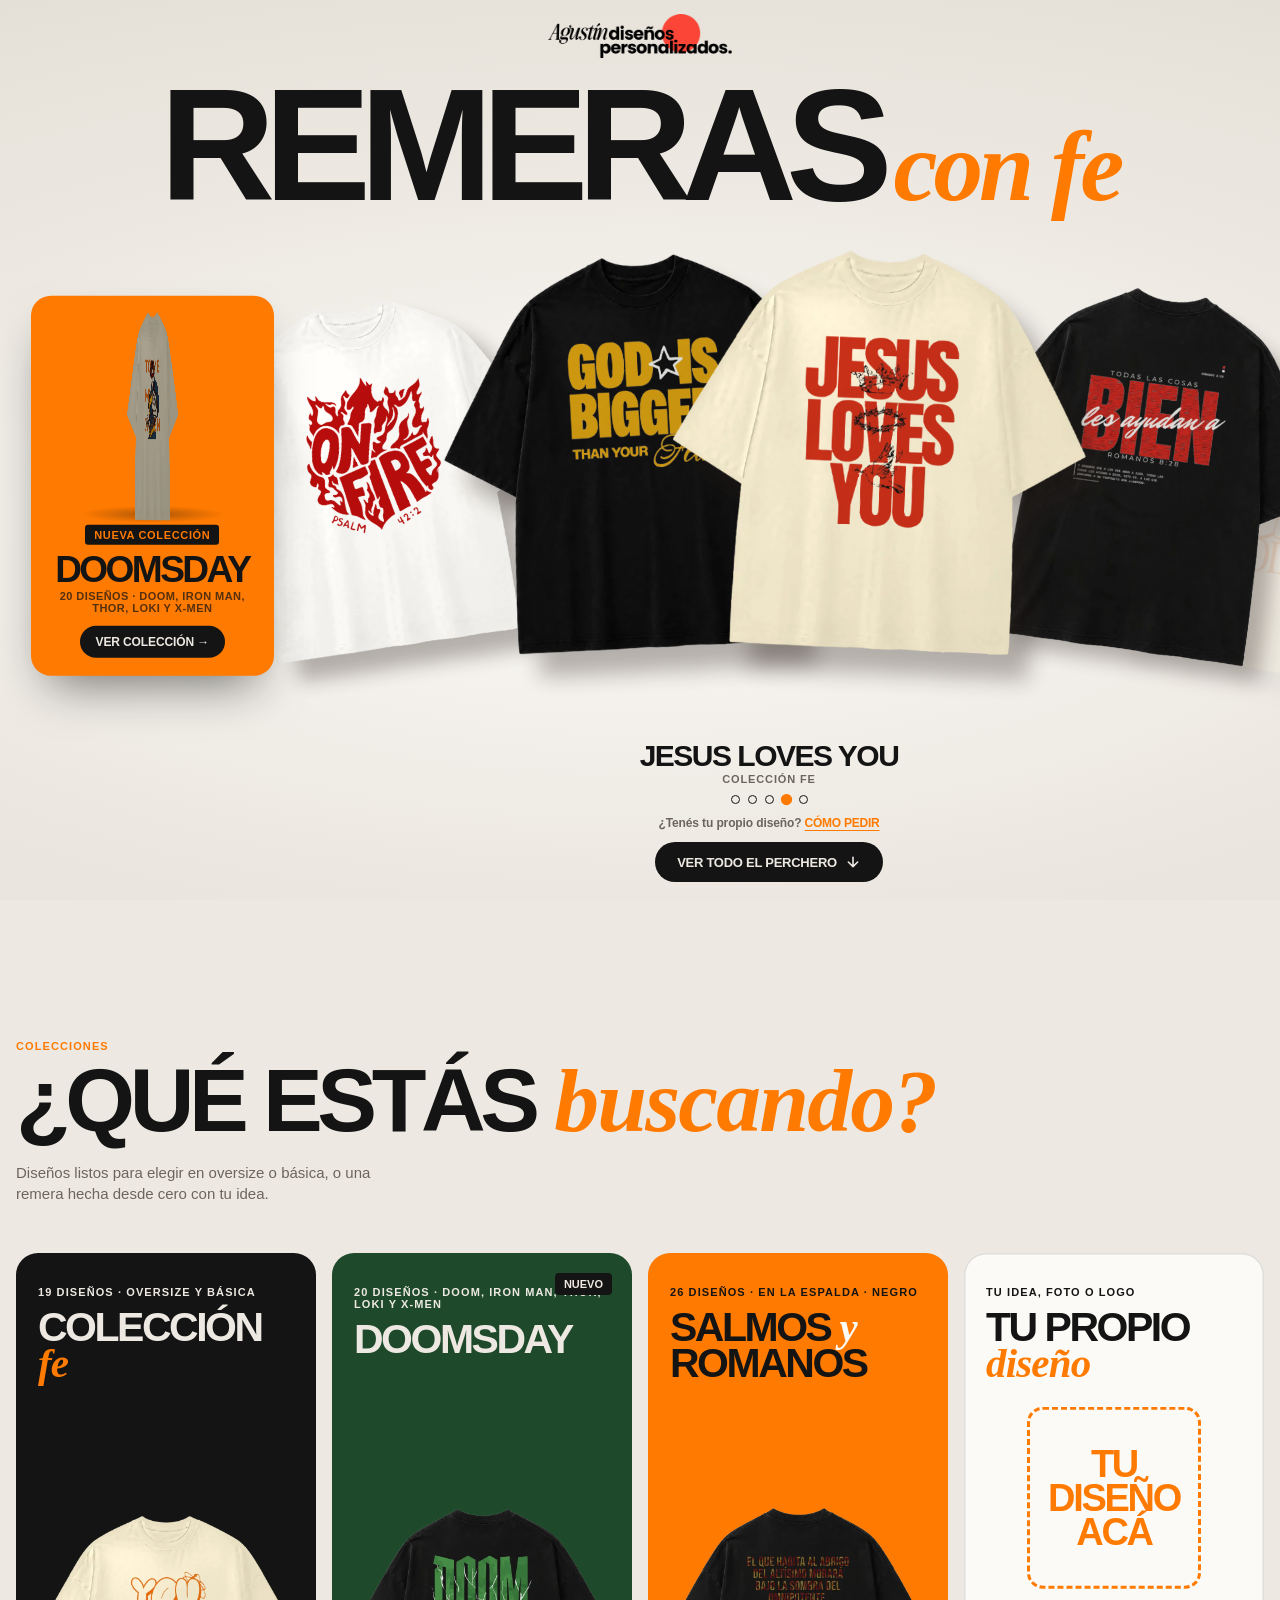
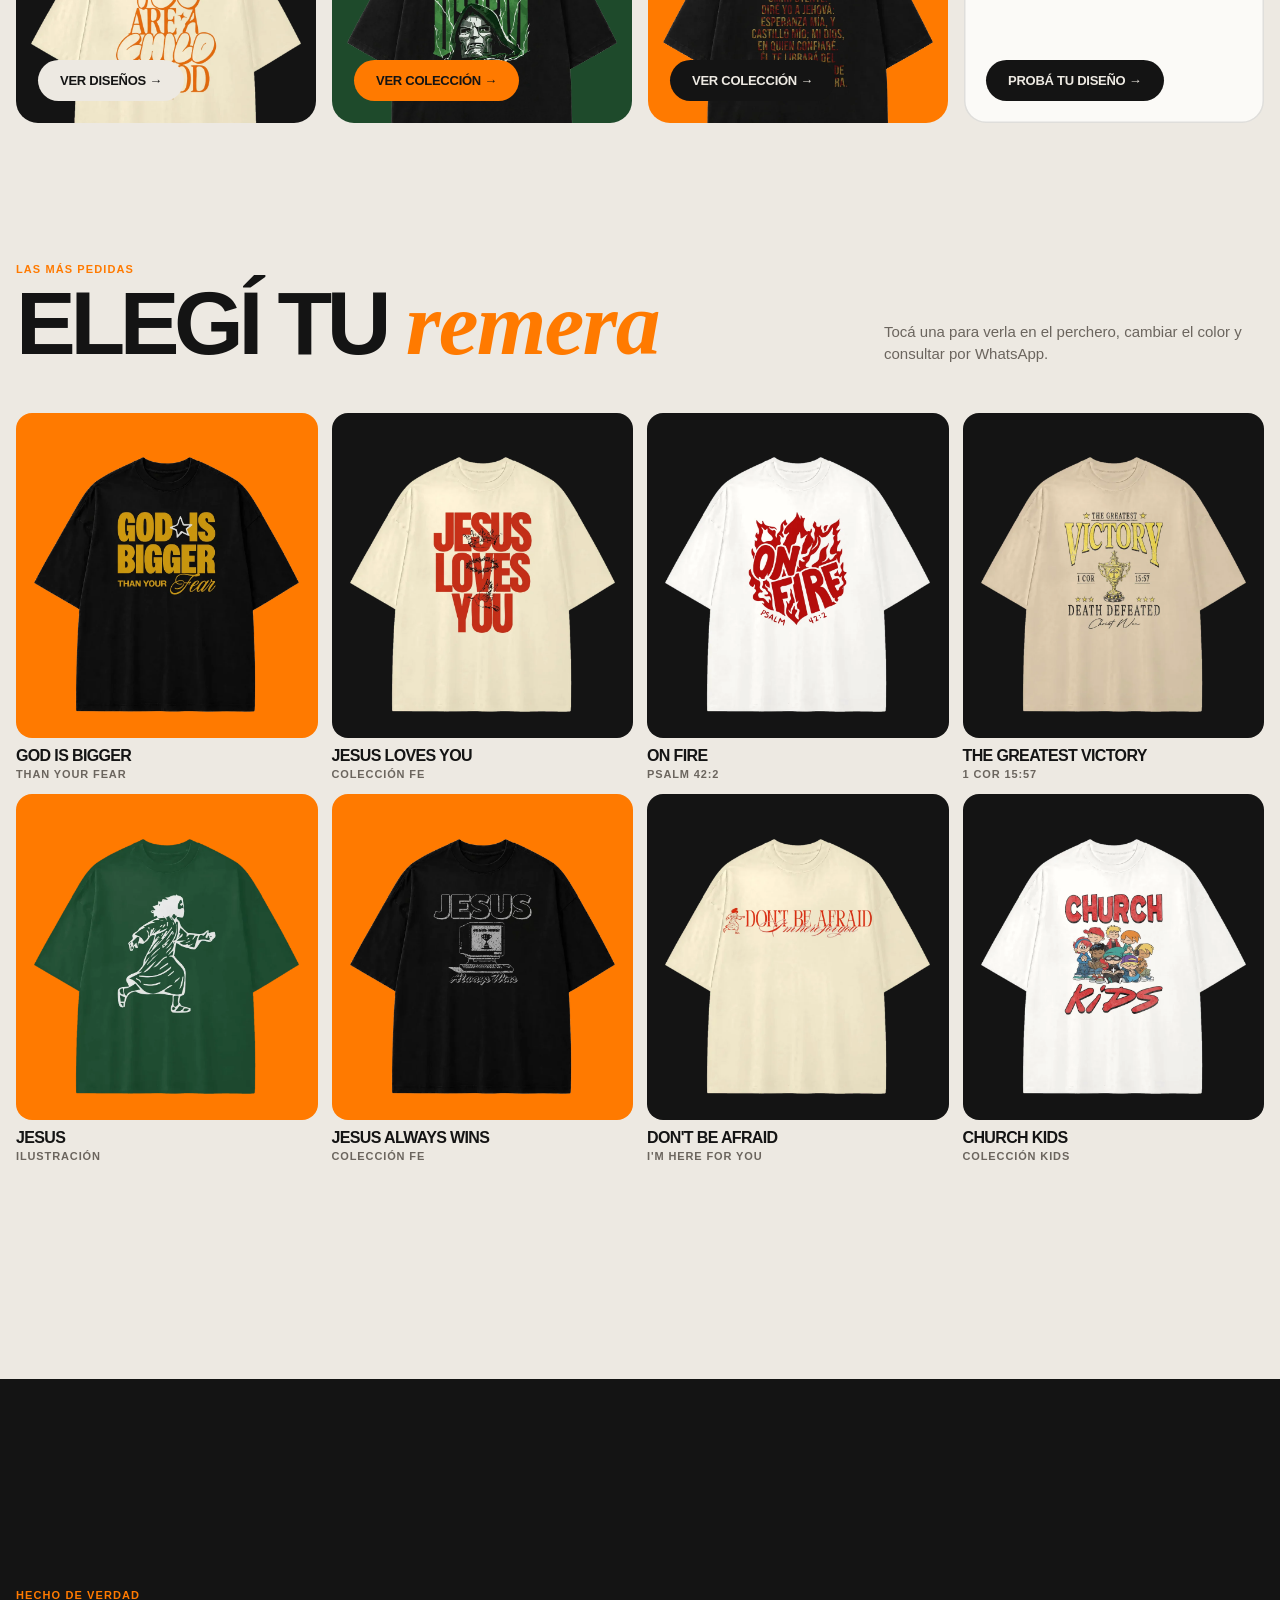
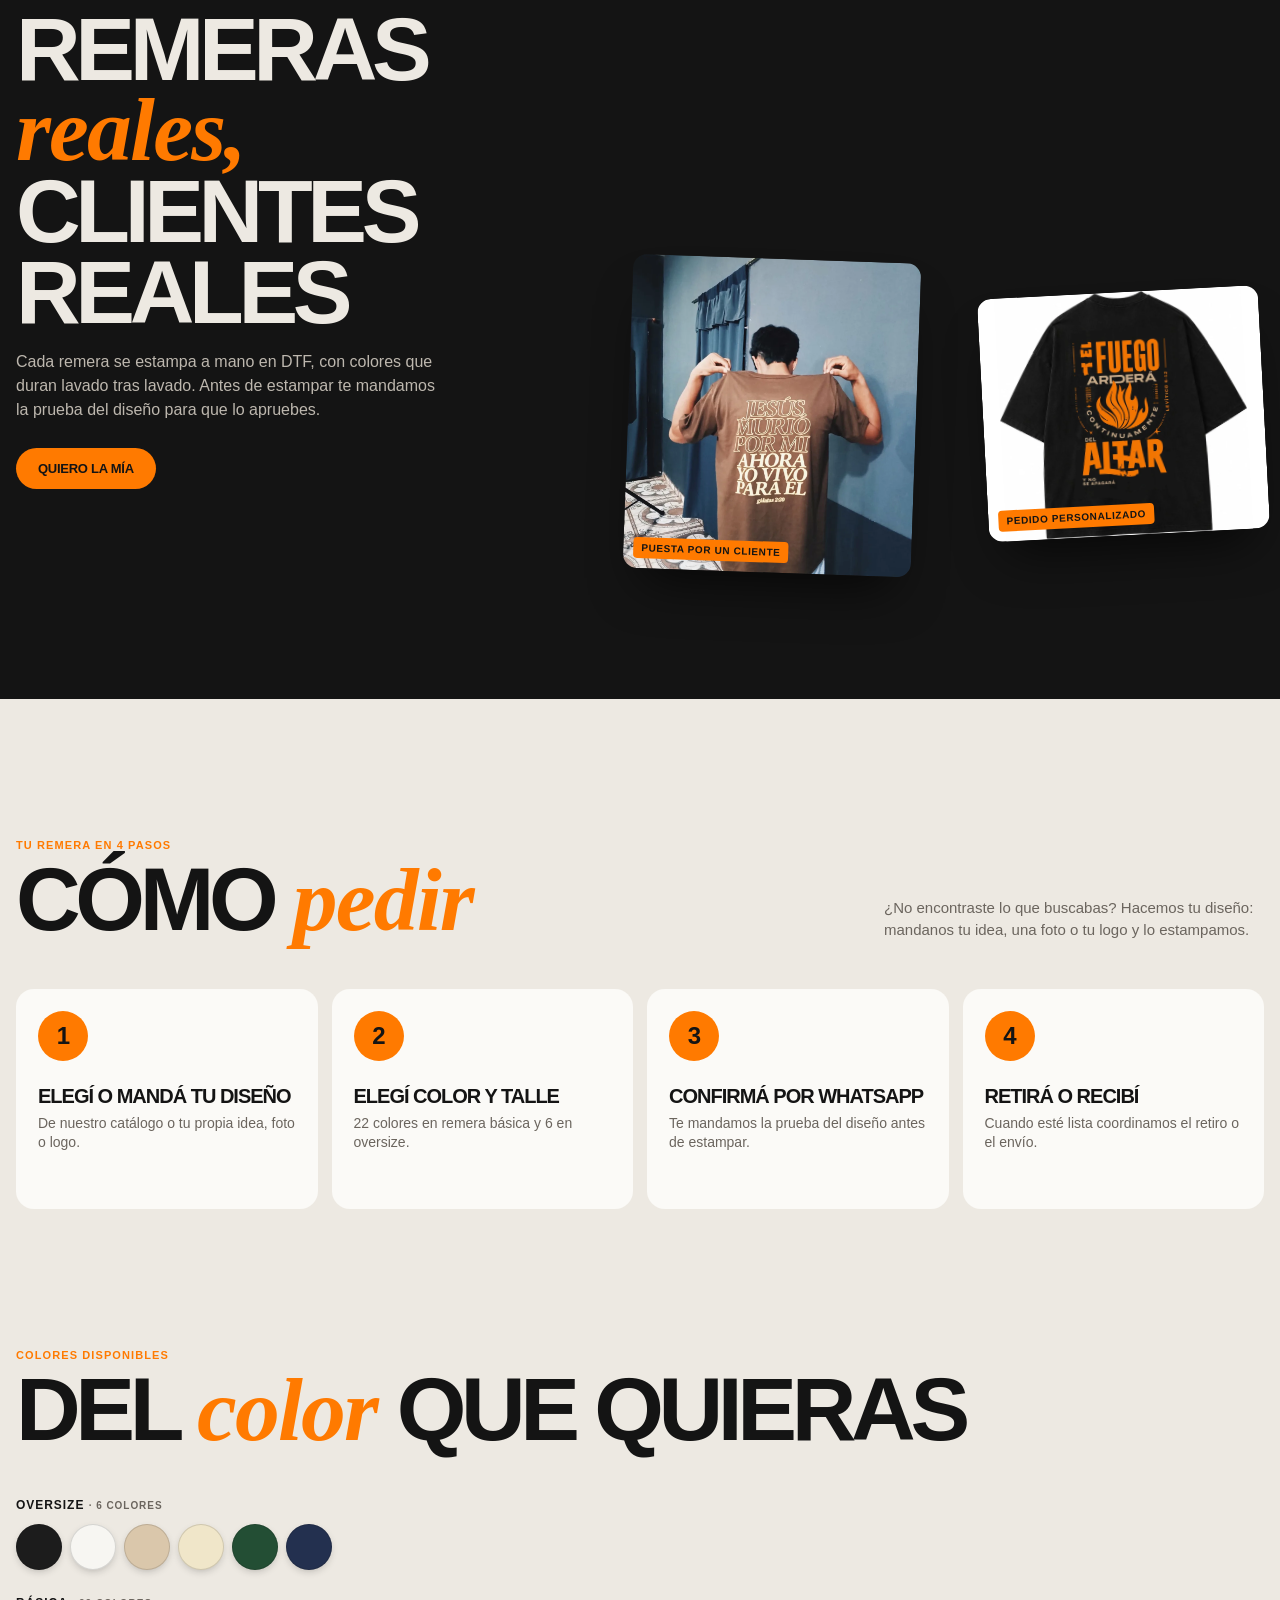
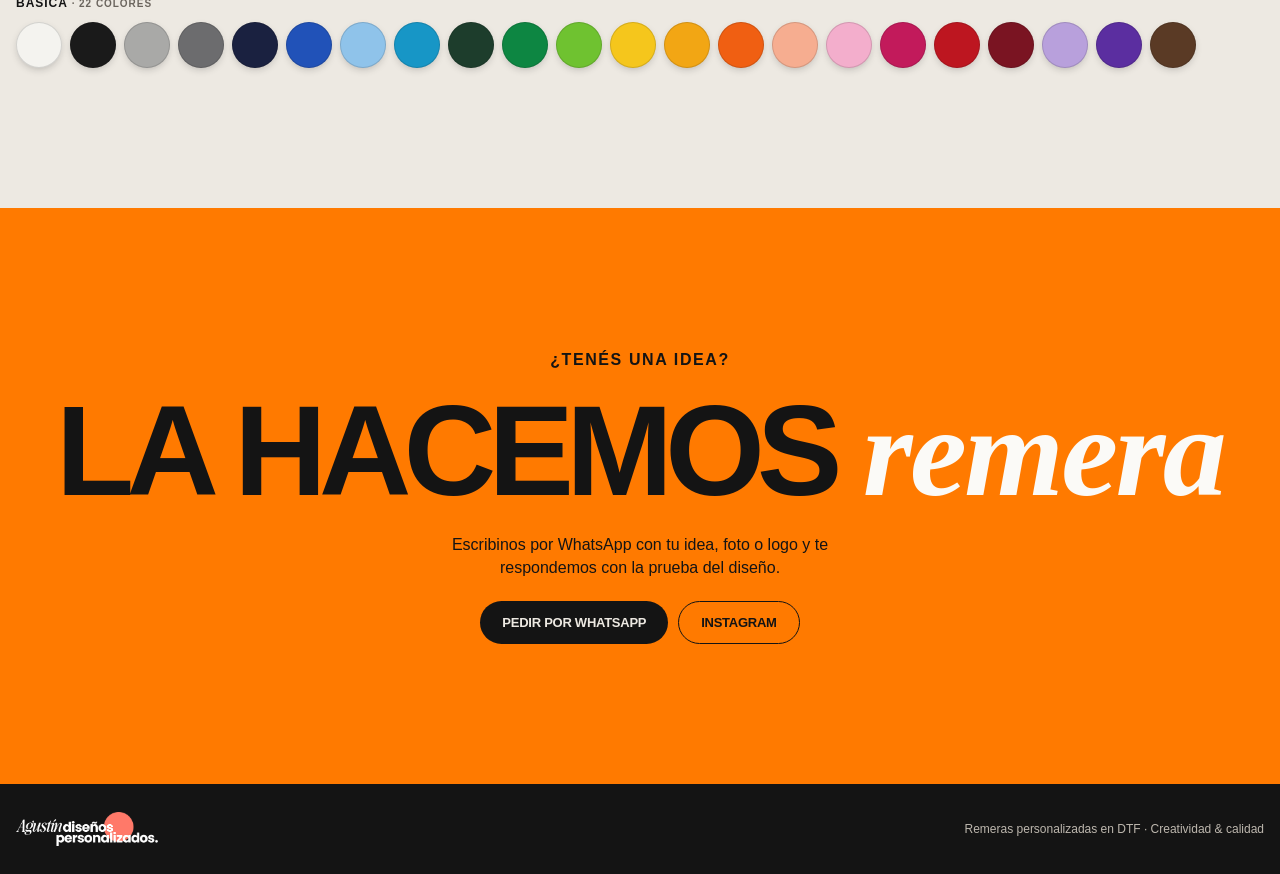
<file: index.html>
<!doctype html>
<html lang="es">
<head>
<meta charset="utf-8">
<meta name="viewport" content="width=device-width, initial-scale=1, viewport-fit=cover">
<meta http-equiv="Content-Security-Policy" content="default-src 'self'; script-src 'self'; style-src 'self' 'unsafe-inline' https://fonts.googleapis.com; font-src https://fonts.gstatic.com; img-src 'self' data: blob:; connect-src 'self'; object-src 'none'; base-uri 'self'; form-action 'none'">
<meta name="referrer" content="strict-origin-when-cross-origin">
<meta name="description" content="Perchero interactivo de remeras personalizadas en DTF: oversize y básicas.">
<title>Perchero Agustín</title>
<link rel="preconnect" href="https://fonts.googleapis.com">
<link rel="stylesheet" href="https://fonts.googleapis.com/css2?family=Playfair+Display:ital,wght@1,600&display=swap">
<link rel="icon" href="favicon.png">
<link rel="apple-touch-icon" href="apple-touch-icon.png">
<meta name="apple-mobile-web-app-title" content="Agustín diseños">
<link rel="stylesheet" href="styles.css?v=202611280352">
<style>:root{padding-top:env(safe-area-inset-top,0px);padding-bottom:env(safe-area-inset-bottom,0px)}html{box-sizing:border-box}*,*::before,*::after{box-sizing:inherit}img{max-width:100%}[hidden]{display:none!important}</style>
</head>
<body>
<canvas id="cielo" aria-hidden="true"></canvas>
<section class="portada" id="portada" aria-label="Presentación" hidden>
  <header class="p-top">
    <img src="img/logo.png" alt="Agustín diseños personalizados" width="880" height="210">
  </header>
  <div class="p-titulo" aria-hidden="true"><span>Remeras</span><em>con fe</em></div>
  <button class="p-doom" id="pDoom" type="button" aria-label="Nueva colección Doomsday. Ver la colección" hidden>
    <span class="pd-giro" aria-hidden="true"><span class="pd-piso"></span><canvas id="pdCanvas" width="10" height="10"></canvas></span>
    <span class="pd-txt"><span class="pd-eti">Nueva colección</span><span class="pd-tit" id="pdTit">Doomsday</span><span class="pd-sub" id="pdSub"></span><span class="pd-btn">Ver colección <span aria-hidden="true">→</span></span></span>
  </button>
  <div class="p-escena" id="pEscena" aria-label="Remeras destacadas. Deslizá para ver más."></div>
  <div class="p-pie" id="pPie">
    <p class="p-cap" aria-live="polite"><b id="pNombre">&nbsp;</b><span id="pSub">&nbsp;</span></p>
    <div class="p-puntos" id="pPuntos" role="group" aria-label="Elegir remera destacada"></div>
    <button class="p-pedir" id="pPedir" type="button">¿Tenés tu propio diseño? <b>Cómo pedir</b></button>
    <button class="p-entrar" id="pEntrar" type="button">Ver todo el perchero <svg viewBox="0 0 24 24" fill="none" stroke="currentColor" stroke-width="2.4" stroke-linecap="round" stroke-linejoin="round" aria-hidden="true"><path d="M12 5v14M5 12l7 7 7-7"/></svg></button>
  </div>
  <aside class="p-info" id="pInfo" aria-label="Detalle de la remera" hidden>
    <button class="p-cerrar" id="pCerrar" type="button" aria-label="Volver a la portada">← Volver</button>
    <p class="p-etq" id="pEtq"></p>
    <h2 id="pTitulo"></h2>
    <p class="det-sub" id="pDet"></p>
    <div class="seg" role="group" aria-label="Corte" id="pCorte"></div>
    <div class="colores" id="pColores" role="group" aria-label="Color"></div>
    <div class="color-name" id="pColorName"></div>
    <div class="p-acciones">
      <a class="cta" id="pCta" href="#" target="_blank" rel="noopener">Consultar por WhatsApp</a>
      <button class="p-ver" id="pVer" type="button">Ver en el perchero</button>
    </div>
  </aside>
</section>
<div class="app">
  <header class="top">
    <button class="nav nav-pedir" id="navPedir" type="button">Cómo pedir</button>
    <img src="img/logo.png" alt="Agustín diseños personalizados" width="880" height="210">
    <a class="nav" id="navContacto" href="#" target="_blank" rel="noopener">Contacto</a>
  </header>

  <main class="stage" id="stage">
    <section class="intro">
      <div>
        <div class="intro-arriba">
          <button class="volver-menu" id="volverMenu" type="button" hidden><svg viewBox="0 0 24 24" fill="none" stroke="currentColor" stroke-width="2.4" stroke-linecap="round" stroke-linejoin="round" aria-hidden="true"><path d="M19 12H5M11 6l-6 6 6 6"/></svg>Menú principal</button>
          <p class="eyebrow">Remeras personalizadas en DTF</p>
        </div>
        <h1>Elegí tu <em>remera</em></h1>
      </div>
      <div class="chips" role="group" aria-label="Filtrar por corte o colección">
        <button class="chip" type="button" data-f="todo" aria-pressed="true">Todo</button>
        <button class="chip" type="button" data-f="oversize" aria-pressed="false">Oversize</button>
        <button class="chip" type="button" data-f="basica" aria-pressed="false">Básica</button>
        <button class="chip chip-col chip-doom" type="button" data-f="doomsday" aria-pressed="false">Doomsday</button>
        <button class="chip chip-col" type="button" data-f="salmos_romanos" aria-pressed="false">Salmos y Romanos</button>
      </div>
    </section>

    <div class="rack" id="rack" aria-label="Perchero de remeras. Deslizá para ver más.">
      <div class="rod"></div>
      <div class="track" id="track"></div>
    </div>

    <p class="caption" id="caption" aria-live="polite"><b id="capName">&nbsp;</b><span id="capHint">Deslizá el perchero · tocá una remera</span><a class="mas-abajo" href="#i-colecciones">Colecciones, cómo pedir y más ↓</a></p>

    <section class="detail" id="detail" hidden aria-label="Detalle de la remera">
      <button class="det-close" id="detClose" type="button">← Volver al perchero</button>
      <div class="det-view" id="detView">
        <div class="det-rod"></div>
        <button class="arrow prev" id="prev" type="button" aria-label="Remera anterior"><svg viewBox="0 0 24 24" fill="none" stroke="currentColor" stroke-width="2.2" stroke-linecap="round" stroke-linejoin="round"><path d="M15 5l-7 7 7 7"/></svg></button>
        <div class="det-fig" id="detFig"></div>
        <button class="det-lupa" id="detLupa" type="button" aria-label="Ver el diseño de cerca"><svg viewBox="0 0 24 24" fill="none" stroke="currentColor" stroke-width="2.2" stroke-linecap="round" stroke-linejoin="round" aria-hidden="true"><circle cx="10.5" cy="10.5" r="6.5"/><path d="M15.5 15.5L21 21M10.5 7.5v6M7.5 10.5h6"/></svg><span>Ver de cerca</span></button>
        <button class="arrow next" id="next" type="button" aria-label="Remera siguiente"><svg viewBox="0 0 24 24" fill="none" stroke="currentColor" stroke-width="2.2" stroke-linecap="round" stroke-linejoin="round"><path d="M9 5l7 7-7 7"/></svg></button>
      </div>
      <div class="det-info">
        <h2 id="detName"></h2>
        <p class="det-sub" id="detSub"></p>
        <div class="controls">
          <div class="seg" role="group" aria-label="Corte" id="segCorte"></div>
          <div class="seg" role="group" aria-label="Lado" id="segLado"></div>
        </div>
        <div class="colores-wrap"><div class="colores" id="colores" role="group" aria-label="Color"></div></div>
        <div class="color-name" id="colorName"></div>
        <div class="det-acciones">
          <button class="cta" id="detAgregar" type="button"><span aria-hidden="true">+</span> Agregar a mi pedido</button>
          <a class="ico-btn" id="cta" href="#" target="_blank" rel="noopener" aria-label="Consultar por WhatsApp" title="Consultar por WhatsApp"><svg viewBox="0 0 24 24" aria-hidden="true"><path fill="currentColor" d="M12 2a10 10 0 0 0-8.6 15.1L2 22l5-1.3A10 10 0 1 0 12 2zm0 18.2a8.2 8.2 0 0 1-4.2-1.2l-.3-.2-3 .8.8-2.9-.2-.3A8.2 8.2 0 1 1 12 20.2zm4.5-6.1c-.2-.1-1.5-.7-1.7-.8-.2-.1-.4-.1-.6.1l-.8 1c-.1.2-.3.2-.5.1a6.7 6.7 0 0 1-3.3-2.9c-.3-.4.2-.4.7-1.3.1-.2 0-.3 0-.4l-.8-1.8c-.2-.5-.4-.4-.6-.4h-.5c-.2 0-.4.1-.7.3-.2.3-.9.9-.9 2.2s.9 2.5 1 2.7c.1.2 1.8 2.8 4.4 3.9 1.6.7 2.3.8 3.1.6.5-.1 1.5-.6 1.7-1.2.2-.6.2-1.1.2-1.2-.1-.1-.3-.2-.5-.3z"/></svg></a>
          <button class="ico-btn" id="detCompartir" type="button" aria-label="Compartir esta remera" title="Compartir esta remera"><svg viewBox="0 0 24 24" fill="none" stroke="currentColor" stroke-width="2" stroke-linecap="round" stroke-linejoin="round" aria-hidden="true"><path d="M12 15V3M7 8l5-5 5 5"/><path d="M5 12v7a2 2 0 0 0 2 2h10a2 2 0 0 0 2-2v-7"/></svg></button>
        </div>
        <div class="count" id="count"></div>
      </div>
    </section>
  </main>
  <div class="zoom" id="zoom" hidden role="dialog" aria-modal="true" aria-label="Diseño de cerca">
    <canvas id="zoomCanvas"></canvas>
    <div class="zoom-top"><p id="zoomNombre"></p><button class="zoom-x" id="zoomCerrar" type="button" aria-label="Cerrar el zoom"><svg viewBox="0 0 24 24" fill="none" stroke="currentColor" stroke-width="2.4" stroke-linecap="round" aria-hidden="true"><path d="M6 6l12 12M18 6L6 18"/></svg></button></div>
    <p class="zoom-tip" aria-hidden="true"><span class="t-touch">Pellizcá para acercar · arrastrá para mover</span><span class="t-mouse">Rueda para acercar · arrastrá para mover</span></p>
    <div class="zoom-bar">
      <div class="seg zoom-lados" role="group" aria-label="Lado"><button type="button" data-lado="frente">Frente</button><button type="button" data-lado="espalda">Espalda</button></div>
      <div class="zoom-mm"><button type="button" id="zoomMenos" aria-label="Alejar">−</button><button type="button" id="zoomMas" aria-label="Acercar">+</button></div>
    </div>
    <div class="zoom-carga" aria-hidden="true"></div>
  </div>

  <aside class="aviso" id="aviso" hidden aria-label="Nueva colección">
    <button class="aviso-x" id="avisoX" type="button" aria-label="Cerrar aviso">×</button>
    <div class="aviso-img" aria-hidden="true"><img src="disenos/doom_rayos_espalda.webp" alt="" loading="lazy"></div>
    <div class="aviso-txt">
      <p class="aviso-eti">Nuevo</p>
      <p class="aviso-tit">Colección Doomsday</p>
      <p class="aviso-sub">20 diseños · Doom, Iron Man, Thor, Loki y X-Men</p>
      <button class="aviso-btn" id="avisoVer" type="button">Ver la colección →</button>
    </div>
  </aside>
  <footer class="ticker" aria-hidden="true"><div class="ticker-in" id="ticker"></div></footer>
</div>
<div class="info" id="info">
<section class="i-sec" id="i-colecciones">
  <div class="i-sec-cab i-rev">
    <div><p class="i-eti">Colecciones</p><h2>¿Qué estás <em>buscando?</em></h2></div>
    <p class="i-bajada">Diseños listos para elegir en oversize o básica, o una remera hecha desde cero con tu idea.</p>
  </div>
  <div class="i-cols">
    <a class="i-col i-col-fe i-rev" href="#" data-ir="todo">
      <div><p class="i-n">19 diseños · oversize y básica</p><h3>Colección <em>fe</em></h3></div>
      <img src="img/inicio/you_are_a_child_of_god_marfil.webp" alt="" loading="lazy" width="900" height="887">
      <span class="i-btn i-btn-t i-ir">Ver diseños →</span>
    </a>
    <a class="i-col i-col-sr i-col-doom i-rev" style="--d:.05s" href="#" data-ir="doomsday">
      <span class="i-nuevo">Nuevo</span>
      <div><p class="i-n">20 diseños · Doom, Iron Man, Thor, Loki y X-Men</p><h3>Doomsday</h3></div>
      <img src="img/inicio/doom_rayos_negro.webp" alt="" loading="lazy" width="900" height="887">
      <span class="i-btn i-btn-n i-ir">Ver colección →</span>
    </a>
    <a class="i-col i-col-sr i-rev" style="--d:.1s" href="#" data-ir="salmos_romanos">
      <div><p class="i-n">26 diseños · en la espalda · negro</p><h3>Salmos <em>y</em> Romanos</h3></div>
      <img src="img/inicio/salmos_fuego_negro.webp" alt="" loading="lazy" width="900" height="887">
      <span class="i-btn i-btn-n i-ir">Ver colección →</span>
    </a>
    <a class="i-col i-col-tu i-rev" style="--d:.2s" href="#i-como-pedir" id="iColTu">
      <div><p class="i-n">Tu idea, foto o logo</p><h3>Tu propio <em>diseño</em></h3></div>
      <div class="i-hueco" aria-hidden="true">Tu<br>diseño<br>acá</div>
      <span class="i-btn i-btn-t i-ir">Probá tu diseño →</span>
    </a>
  </div>
</section>

<section class="i-sec" id="i-destacadas" style="padding-top:0">
  <div class="i-sec-cab i-rev">
    <div><p class="i-eti">Las más pedidas</p><h2>Elegí tu <em>remera</em></h2></div>
    <p class="i-bajada">Tocá una para verla en el perchero, cambiar el color y consultar por WhatsApp.</p>
  </div>
  <div class="i-grilla" id="iGrilla"></div>
  <div class="i-mas i-rev"><a class="i-btn i-btn-l" href="#" data-ir="todo">Ver todas en el perchero →</a></div>
</section>

<section class="i-reales" id="i-clientes">
  <div class="i-sec">
    <div class="i-rev">
      <p class="i-eti">Hecho de verdad</p>
      <h2>Remeras <em>reales,</em> clientes reales</h2>
      <p class="i-bajada">Cada remera se estampa a mano en DTF, con colores que duran lavado tras lavado. Antes de estampar te mandamos la prueba del diseño para que lo apruebes.</p>
      <a class="i-btn i-btn-n" href="#i-como-pedir">Quiero la mía</a>
    </div>
    <div class="i-collage" id="iCollage">
      <figure class="i-c1 i-rev" data-par="-30"><img src="img/inicio/foto_anime.webp" alt="Remera negra con diseño anime colgada en percha" loading="lazy"><figcaption>Recién estampada</figcaption></figure>
      <figure class="i-c2 i-rev" data-par="25" style="--d:.1s"><img src="img/inicio/foto_cliente_cafe.webp" alt="Clienta de espaldas con remera negra estampada Café" loading="lazy"><figcaption>Puesta por un cliente</figcaption></figure>
      <figure class="i-c3 i-rev" data-par="-20" style="--d:.2s"><img src="img/inicio/foto_cliente_galatas.webp" alt="Cliente mostrando la espalda de remera marrón con Gálatas 2:20" loading="lazy"><figcaption>Puesta por un cliente</figcaption></figure>
      <figure class="i-c4 i-rev" data-par="35" style="--d:.3s"><img src="img/inicio/foto_pedido.webp" alt="Espalda de remera negra con diseño de pedido personalizado" loading="lazy" style="background:#fff;object-fit:contain"><figcaption>Pedido personalizado</figcaption></figure>
    </div>
  </div>
</section>

<section class="i-sec" id="i-como-pedir">
  <div class="i-sec-cab i-rev">
    <div><p class="i-eti">Tu remera en 4 pasos</p><h2>Cómo <em>pedir</em></h2></div>
    <p class="i-bajada">¿No encontraste lo que buscabas? Hacemos tu diseño: mandanos tu idea, una foto o tu logo y lo estampamos.</p>
  </div>
  <ol class="i-pasos">
    <li class="i-rev"><b>Elegí o mandá tu diseño</b><span>De nuestro catálogo o tu propia idea, foto o logo.</span></li>
    <li class="i-rev" style="--d:.08s"><b>Elegí color y talle</b><span>22 colores en remera básica y 6 en oversize.</span></li>
    <li class="i-rev" style="--d:.16s"><b>Confirmá por WhatsApp</b><span>Te mandamos la prueba del diseño antes de estampar.</span></li>
    <li class="i-rev" style="--d:.24s"><b>Retirá o recibí</b><span>Cuando esté lista coordinamos el retiro o el envío.</span></li>
  </ol>
</section>

<section class="i-sec" id="i-colores" style="padding-top:0">
  <div class="i-sec-cab i-rev">
    <div><p class="i-eti">Colores disponibles</p><h2>Del <em>color</em> que quieras</h2></div>
  </div>
  <div class="i-colores i-rev">
    <div class="i-fila"><b>Oversize <small>· 6 colores</small></b><div class="i-pastillas" id="iOver"></div></div>
    <div class="i-fila"><b>Básica <small>· 22 colores</small></b><div class="i-pastillas" id="iBas"></div></div>
  </div>
</section>

<section class="i-final">
  <div class="i-sec">
    <p class="i-eti i-rev" style="color:var(--tinta)">¿Tenés una idea?</p>
    <h2 class="i-rev">La hacemos <em>remera</em></h2>
    <p class="i-rev">Escribinos por WhatsApp con tu idea, foto o logo y te respondemos con la prueba del diseño.</p>
    <div class="i-acc i-rev">
      <a class="i-btn i-btn-t" href="https://wa.me/595983671590?text=Hola%20Agust%C3%ADn!%20Quiero%20una%20remera%20con%20mi%20propio%20dise%C3%B1o.%20Te%20cuento%20mi%20idea%3A" target="_blank" rel="noopener">Pedir por WhatsApp</a>
      <a class="i-btn i-btn-l" href="https://instagram.com/agustindisenos_personalizado" target="_blank" rel="noopener">Instagram</a>
    </div>
  </div>
</section>
<footer class="i-pie">
  <img src="img/logo.png" alt="Agustín diseños personalizados" width="880" height="210">
  <span>Remeras personalizadas en DTF · Creatividad &amp; calidad</span>
</footer>
</div>
<div class="pedido" id="pedido" role="dialog" aria-modal="true" aria-labelledby="pedTit" hidden>
  <div class="ped-fondo" id="pedFondo"></div>
  <div class="ped-caja" tabindex="-1">
    <button class="ped-x" id="pedX" type="button" aria-label="Cerrar">×</button>
    <p class="ped-eti">Tu remera en 4 pasos</p>
    <h2 id="pedTit">Cómo <em>pedir</em></h2>
    <p class="ped-intro">¿No encontraste lo que buscabas? Hacemos tu diseño: mandanos tu idea, una foto o tu logo y lo estampamos.</p>
    <ol class="ped-pasos">
      <li><b>Elegí o mandá tu diseño</b><span>De nuestro catálogo o tu propia idea, foto o logo.</span></li>
      <li><b>Elegí color y talle</b><span id="pedColores">Remera básica u oversize, en varios colores.</span></li>
      <li><b>Confirmá por WhatsApp</b><span>Te mandamos la prueba del diseño antes de estampar.</span></li>
      <li><b>Retirá o recibí</b><span>Cuando esté lista coordinamos el retiro o el envío.</span></li>
    </ol>
    <div class="ped-acciones">
      <button class="cta" id="pedProbar" type="button">Probá tu diseño en la remera</button>
      <a class="ped-wa" id="pedCta" href="#" target="_blank" rel="noopener">Pedir mi diseño por WhatsApp</a>
      <button class="ped-ver" id="pedVer" type="button">Ver el catálogo</button>
    </div>
  </div>
</div>

<button class="carro-btn" id="carroBtn" type="button" hidden aria-label="Ver mi pedido"><svg viewBox="0 0 24 24" fill="none" stroke="currentColor" stroke-width="2" stroke-linecap="round" stroke-linejoin="round" aria-hidden="true"><path d="M6 7h12l-1 13H7L6 7z"/><path d="M9 7a3 3 0 0 1 6 0"/></svg><span>Mi pedido</span><b id="carroN">0</b></button>
<div class="toast" id="toast" role="status" aria-live="polite" hidden></div>

<div class="pedido carro" id="carro" role="dialog" aria-modal="true" aria-labelledby="carroTit" hidden>
  <div class="ped-fondo" data-cerrar></div>
  <div class="ped-caja" tabindex="-1">
    <button class="ped-x" type="button" aria-label="Cerrar" data-cerrar>×</button>
    <p class="ped-eti">Todo en un solo mensaje</p>
    <h2 id="carroTit">Mi <em>pedido</em></h2>
    <ul class="carro-lista" id="carroLista"></ul>
    <p class="carro-vacio" id="carroVacio">Todavía no agregaste remeras. Tocá una remera del perchero y elegí <b>Agregar a mi pedido</b>.</p>
    <label class="carro-nota" id="carroNotaWrap"><span>Talles y aclaraciones</span><textarea id="carroNota" rows="2" maxlength="400" placeholder="Ej.: 2 talle M y 1 talle XL. Retiro en el local."></textarea></label>
    <div class="ped-acciones">
      <a class="cta" id="carroEnviar" href="#" target="_blank" rel="noopener">Enviar pedido por WhatsApp</a>
      <button class="ped-ver" id="carroSeguir" type="button">Seguir mirando</button>
      <button class="ped-ver carro-vaciar" id="carroVaciar" type="button">Vaciar</button>
    </div>
  </div>
</div>

<div class="pedido crea" id="crea" role="dialog" aria-modal="true" aria-labelledby="creaTit" hidden>
  <div class="ped-fondo" data-cerrar></div>
  <div class="ped-caja crea-caja" tabindex="-1">
    <button class="ped-x" type="button" aria-label="Cerrar" data-cerrar>×</button>
    <div class="crea-vista"><canvas id="creaCanvas" width="10" height="10" aria-label="Vista previa de tu remera"></canvas>
      <div class="seg crea-lado" role="group" aria-label="Lado" id="creaLado"></div>
    </div>
    <div class="crea-panel">
      <p class="ped-eti">Probalo antes de pedir</p>
      <h2 id="creaTit">Diseñá <em>la tuya</em></h2>
      <div class="seg crea-modo" role="group" aria-label="Tipo de diseño">
        <button type="button" data-modo="imagen" aria-pressed="true">Subir imagen</button>
        <button type="button" data-modo="texto" aria-pressed="false">Escribir texto</button>
      </div>
      <div class="crea-imagen" id="creaImagen">
        <label class="crea-subir"><input type="file" id="creaArchivo" accept="image/*"><span id="creaArchivoTxt">Elegir imagen</span></label>
        <p class="crea-ayuda">Tu foto, logo o dibujo. Si es PNG sin fondo, queda mejor.</p>
      </div>
      <div class="crea-texto" id="creaTexto" hidden>
        <textarea id="creaFrase" rows="2" maxlength="60" placeholder="Escribí tu frase"></textarea>
        <div class="crea-fila"><div class="seg" role="group" aria-label="Letra" id="creaLetra"></div><div class="crea-tinta" role="group" aria-label="Color de letra" id="creaTinta"></div></div>
      </div>
      <div class="crea-grupo"><span>Corte</span><div class="seg" role="group" aria-label="Corte" id="creaCorte"></div></div>
      <div class="crea-grupo"><span>Tamaño</span><div class="seg" role="group" aria-label="Tamaño" id="creaTam"></div></div>
      <div class="crea-grupo crea-grupo-col"><span id="creaColorNom">Color</span><div class="colores-wrap"><div class="colores" id="creaColores" role="group" aria-label="Color de remera"></div></div></div>
      <div class="ped-acciones">
        <button class="cta" id="creaAgregar" type="button"><span aria-hidden="true">+</span> Agregar a mi pedido</button>
        <button class="ped-ver" id="creaEnviar" type="button">Enviar por WhatsApp</button>
      </div>
      <p class="crea-ayuda" id="creaNota">Es una vista previa: antes de estampar te mandamos la prueba final.</p>
    </div>
  </div>
</div>
<script src="app.js?v=202611280352"></script>
</body>
</html>
</file>
<file: styles.css>
/* Perchero: fondo hueso de pared, barra metálica a lo ancho, remeras colgadas en fila; una sola pieza audaz (el título con la palabra en serif naranja) y todo lo demás quieto. */
:root {
  --pared: #EDE9E2;      /* blanco hueso de la marca */
  --pared-2: #E3DED5;    /* sombra de pared, piso */
  --tinta: #141414;      /* negro de la marca */
  --gris: #6B655E;       /* texto secundario, gris cálido */
  --naranja: #FF7A00;    /* protagonista */
  --blanco: #FBFAF7;
  --metal-1: #F4F4F2; --metal-2: #9C9A96; --metal-3: #5E5C59;
  --f-titulo: "Helvetica Neue", Helvetica, Arial, "Liberation Sans", sans-serif;
  --f-acento: "Playfair Display", "Times New Roman", Georgia, serif;
  --gutter-l: max(16px, env(safe-area-inset-left, 0px));
  --gutter-r: max(16px, env(safe-area-inset-right, 0px));
  color-scheme: light;
}
body {
  margin: 0; background: var(--pared); color: var(--tinta);
  font-family: var(--f-titulo); font-size: 14px; overflow-x: hidden;
  -webkit-tap-highlight-color: transparent;
}
.app { height: 100vh; height: 100svh; display: grid; grid-template-rows: auto 1fr auto; }
button { font: inherit; color: inherit; }
:focus-visible { outline: 2px solid var(--naranja); outline-offset: 3px; }

/* ---------- encabezado ---------- */
.top {
  display: grid; grid-template-columns: 1fr auto 1fr; align-items: center;
  padding-block: 14px 6px; padding-left: var(--gutter-l); padding-right: var(--gutter-r);
}
.top img { height: clamp(30px, 5vw, 44px); width: auto; display: block; }
.nav {
  font-size: 11px; font-weight: 700; letter-spacing: .08em; text-transform: uppercase;
  color: var(--tinta); text-decoration: none; background: none; border: 0; padding: 6px 0; cursor: pointer;
}
.nav:last-child { justify-self: end; }
.nav:hover { color: var(--naranja); }

/* ---------- escenario ---------- */
.stage { position: relative; display: grid; grid-template-rows: auto 1fr auto; min-height: 0; }
.intro {
  display: flex; flex-wrap: wrap; align-items: end; justify-content: space-between; gap: 10px 24px;
  padding-block: 4px 0; padding-left: var(--gutter-l); padding-right: var(--gutter-r);
  transition: opacity .4s, filter .4s;
}
.eyebrow { margin: 0 0 4px; font-size: 11px; font-weight: 700; letter-spacing: .08em; text-transform: uppercase; color: var(--gris); }
h1 {
  margin: 0; font-weight: 800; text-transform: uppercase; line-height: .86;
  font-size: clamp(40px, 8.4vw, 104px); letter-spacing: -.06em; text-wrap: balance;
}
h1 em {
  font-family: var(--f-acento); font-style: italic; font-weight: 600; text-transform: none;
  color: var(--naranja); letter-spacing: -.03em; padding-right: .05em;
}
/* sobre el cielo (que cambia de tono según la remera) "remera" va en blanco con una sombra suave: contrasta con cualquier color */
.app h1 em { color: var(--blanco); text-shadow: 0 1px 1px rgba(20, 20, 20, .28), 0 3px 18px rgba(20, 20, 20, .22); }
.chips { display: flex; gap: 6px; flex-wrap: wrap; }
.chip {
  border: 1.5px solid var(--tinta); background: transparent; border-radius: 99px;
  padding: 7px 14px; font-size: 12px; font-weight: 700; letter-spacing: -.01em; text-transform: uppercase; cursor: pointer;
}
.chip[aria-pressed="true"] { background: var(--tinta); color: var(--pared); }

/* ---------- perchero ---------- */
.rack { position: relative; overflow: hidden; touch-action: pan-y; cursor: grab; transition: opacity .45s, filter .45s; user-select: none; -webkit-user-select: none; }
.rack.drag { cursor: grabbing; }
/* perchero de acero: barra arriba que se curva en dos patas a los costados */
.rod {
  --r: var(--rod-h, 10px);
  position: absolute; z-index: 0; pointer-events: none;
  top: var(--rod-y, 30px); bottom: 0;
  left: max(10px, env(safe-area-inset-left, 0px)); right: max(10px, env(safe-area-inset-right, 0px));
  border: var(--r) solid var(--metal-2); border-bottom: 0;
  border-radius: calc(var(--r) * 3.4) calc(var(--r) * 3.4) 0 0;
  box-shadow: inset 0 1px 0 rgba(255, 255, 255, .5), inset 1px 0 0 rgba(255, 255, 255, .35), inset -1px 0 0 rgba(255, 255, 255, .35),
              0 -1px 0 rgba(255, 255, 255, .6), 0 9px 14px -8px rgba(20, 20, 20, .28);
}
.rod::before, .det-rod { /* brillo de metal pulido en la barra */
  content: ""; position: absolute; height: var(--r);
  background: linear-gradient(to bottom, #6F6D69 0%, #F3F2EE 28%, #C2C0BB 50%, #85837F 76%, #A3A19C 100%);
}
.rod::before { top: calc(var(--r) * -1); left: calc(var(--r) * 2.4); right: calc(var(--r) * 2.4); }
.rod::after { /* brillo vertical en las patas */
  content: ""; position: absolute; inset: calc(var(--r) * 2.4) calc(var(--r) * -1) 0;
  border-left: var(--r) solid transparent; border-right: var(--r) solid transparent;
  background: none;
  border-image: linear-gradient(to right, #6F6D69, #F3F2EE 35%, #A3A19C 70%, #7E7C78) 1;
  border-top: 0; border-bottom: 0;
}
.det-rod { --r: var(--rod-h, 10px); left: 0; right: 0; top: var(--rod-y, 0); z-index: 0; border-radius: var(--r); box-shadow: 0 9px 14px -8px rgba(20, 20, 20, .28); }
.track { position: absolute; inset: 0; z-index: 1; }

.item {
  position: absolute; top: 0; left: 0; transform-origin: 50% 0; padding: 0; border: 0; background: none; cursor: pointer;
}
.item { pointer-events: none; }
.item canvas { pointer-events: auto; }
.madera { position: absolute; max-width: none; pointer-events: none; }
.etiqueta {
  position: absolute; top: 4%; right: 8%; z-index: 2; background: var(--blanco); color: var(--tinta);
  font-size: 10px; font-weight: 800; letter-spacing: -.01em; text-transform: uppercase; padding: 3px 6px; border-radius: 2px;
  box-shadow: 0 1px 3px rgba(20, 20, 20, .2); pointer-events: none;
}
.item:focus-visible { outline: none; }
.item:focus-visible .shirt canvas { outline: 2px solid var(--naranja); outline-offset: 6px; border-radius: 8px; }
.swing { position: relative; transform-origin: 50% var(--pivot, 6px); }
.hook { position: absolute; left: 50%; top: 0; transform: translateX(-50%); overflow: visible; z-index: 0; }
.shirt { z-index: 1; }
.shirt { position: absolute; left: 50%; transform: translateX(-50%); }
.shirt canvas { display: block; width: 100%; height: auto; position: relative; }
.shirt .sombra { position: absolute; max-width: none; pointer-events: none; }
.item .shirt { transition: transform .35s cubic-bezier(.2, .8, .2, 1); }
@media (hover: hover) {
  .item:hover .shirt { transform: translateX(-50%) translateY(-4px) scale(1.035); }
}

.caption {
  text-align: center; min-height: 3.2em; display: grid; align-content: center; gap: 2px;
  padding-block: 6px 10px; padding-left: var(--gutter-l); padding-right: var(--gutter-r);
  transition: opacity .3s;
}
.caption b { font-size: clamp(16px, 2.2vw, 22px); letter-spacing: -.045em; text-transform: uppercase; }
.caption span { font-size: 11px; font-weight: 700; letter-spacing: .08em; text-transform: uppercase; color: var(--gris); }

/* ---------- vista de detalle ---------- */
.stage.open .intro, .stage.open .rack, .stage.open .caption { opacity: .14; filter: blur(7px); pointer-events: none; }
.detail {
  position: absolute; inset: 0; z-index: 5; display: grid; grid-template-rows: 1fr auto;
  padding-left: var(--gutter-l); padding-right: var(--gutter-r); padding-block: 0 8px;
}
.det-close {
  position: absolute; top: 4px; left: var(--gutter-l); z-index: 3; border: 0; background: none; cursor: pointer;
  font-size: 11px; font-weight: 700; letter-spacing: .08em; text-transform: uppercase; padding: 8px 0;
}
.det-close:hover { color: var(--naranja); }
.det-view { position: relative; min-height: 0; touch-action: pan-y; margin-top: 40px; }
.det-fig { position: absolute; left: 50%; top: 0; z-index: 1; }
.det-fig .swing { --pivot: 6px; }
.arrow {
  position: absolute; top: 50%; z-index: 3; width: 44px; height: 44px; border-radius: 50%;
  border: 1.5px solid var(--tinta); background: var(--pared); display: grid; place-items: center; cursor: pointer;
  transform: translateY(-50%);
}
.arrow:hover { background: var(--tinta); color: var(--pared); }
.arrow.prev { left: 0; } .arrow.next { right: 0; }
.arrow svg { width: 18px; height: 18px; }

.det-info { display: grid; justify-items: center; gap: 10px; text-align: center; min-width: 0; }
.det-info h2, .p-info h2 { max-width: 100%; overflow-wrap: break-word; }
.det-info h2 {
  margin: 0; font-size: clamp(26px, 4.4vw, 46px); line-height: .9; font-weight: 800;
  letter-spacing: -.055em; text-transform: uppercase; text-wrap: balance;
}
.det-sub { margin: -4px 0 0; font-size: 11px; font-weight: 700; letter-spacing: .08em; text-transform: uppercase; color: var(--gris); }
.controls { display: flex; flex-wrap: wrap; justify-content: center; gap: 8px; }
.seg { display: inline-flex; border: 1.5px solid var(--tinta); border-radius: 99px; padding: 2px; }
.seg button {
  border: 0; background: none; border-radius: 99px; padding: 6px 13px; cursor: pointer;
  font-size: 11.5px; font-weight: 700; text-transform: uppercase; letter-spacing: -.01em;
}
.seg button[aria-pressed="true"] { background: var(--tinta); color: var(--pared); }
.seg button:disabled { opacity: .35; cursor: default; }
.colores-wrap { max-width: min(100%, 640px); overflow-x: auto; scrollbar-width: none; }
.colores-wrap::-webkit-scrollbar { display: none; }
.colores { display: flex; gap: 6px; padding: 6px 4px 4px; width: max-content; margin-inline: auto; }
.tag { /* etiqueta colgante */
  position: relative; width: 26px; height: 36px; border: 0; padding: 0; cursor: pointer;
  background: var(--c); border-radius: 3px 3px 5px 5px;
  box-shadow: inset 0 0 0 1px rgba(20, 20, 20, .14), 0 2px 4px rgba(20, 20, 20, .12);
  transition: transform .2s;
}
.tag::before { content: ""; position: absolute; top: 5px; left: 50%; width: 5px; height: 5px; margin-left: -2.5px; border-radius: 50%; background: var(--pared); box-shadow: inset 0 0 0 1px rgba(20, 20, 20, .25); }
.tag[aria-pressed="true"] { transform: translateY(-4px); box-shadow: 0 0 0 2px var(--pared), 0 0 0 3.5px var(--naranja); }
.tag:hover { transform: translateY(-3px); }
.color-name { font-size: 11px; font-weight: 700; letter-spacing: .08em; text-transform: uppercase; color: var(--gris); min-height: 1.2em; }
.cta {
  display: inline-flex; align-items: center; gap: 8px; text-decoration: none;
  background: var(--naranja); color: var(--tinta); border-radius: 99px; padding: 11px 20px;
  font-size: 13px; font-weight: 800; letter-spacing: -.02em; text-transform: uppercase;
}
@media (hover: hover) { .cta:hover { background: var(--tinta); color: var(--pared); } }
.count { font-size: 11px; color: var(--gris); font-variant-numeric: tabular-nums; letter-spacing: .04em; }

/* ---------- cinta ---------- */
.ticker { background: var(--naranja); overflow: hidden; white-space: nowrap; padding-block: 7px; }
.ticker-in { display: inline-flex; animation: cinta 38s linear infinite; }
.ticker span { font-size: 12px; font-weight: 800; letter-spacing: -.02em; text-transform: uppercase; padding-right: 18px; color: var(--tinta); }
@keyframes cinta { to { transform: translateX(-50%); } }

@media (max-width: 640px) {
  .intro { justify-content: center; text-align: center; }
  .intro > div { width: 100%; }
  .chips { justify-content: center; width: 100%; }
  .arrow { width: 38px; height: 38px; }
  .det-info { gap: 8px; }
}
@media (max-height: 640px) and (max-width: 640px) { .eyebrow { display: none; } }
@media (prefers-reduced-motion: reduce) {
  .ticker-in { animation: none; }
  .item .shirt, .tag { transition: none; }
}

/* volumen de la remera de costado */
.shirt canvas { transform: translateZ(0.5px); }
.capa {
  position: absolute; left: 0; top: 0; pointer-events: none; transform-origin: 50% 0;
  -webkit-mask-size: 100% 100%; mask-size: 100% 100%; -webkit-mask-repeat: no-repeat; mask-repeat: no-repeat;
}

/* cielo de fondo */
#cielo { position: fixed; inset: 0; width: 100%; height: 100%; z-index: 0; display: block; pointer-events: none; }
.app { position: relative; z-index: 1; }

/* ---------- portada: 5 remeras destacadas en abanico, sobre el hueso de la marca ---------- */
.portada {
  position: fixed; inset: 0; z-index: 20; overflow: hidden; background: var(--pared);
  background-image: radial-gradient(120% 70% at 50% 58%, var(--blanco) 0%, var(--pared) 55%, var(--pared-2) 100%);
  display: grid; grid-template-rows: auto 1fr auto; touch-action: none; user-select: none; -webkit-user-select: none;
  transition: transform .8s cubic-bezier(.7, 0, .2, 1), opacity .8s;
}
.portada.salir { transform: translateY(-100%); }
.p-top { display: flex; justify-content: center; padding-top: max(14px, env(safe-area-inset-top, 0px)); position: relative; z-index: 3; }
.p-top img { height: clamp(30px, 5vw, 44px); width: auto; display: block; }
.p-titulo {
  position: absolute; left: 0; right: 0; top: 9%; z-index: 0; text-align: center; pointer-events: none;
  font-weight: 800; text-transform: uppercase; line-height: .8; letter-spacing: -.07em;
  font-size: clamp(64px, 12.5vw, 230px); color: var(--tinta); white-space: nowrap; transition: opacity .5s, transform .6s;
}
.p-titulo span { display: inline; }
.p-titulo em {
  display: inline; margin-left: .12em; font-family: var(--f-acento); font-style: italic; font-weight: 600; text-transform: none;
  color: var(--naranja); letter-spacing: -.04em; font-size: .62em; margin-top: -.02em;
}
.p-escena { position: relative; z-index: 1; min-height: 0; cursor: grab; }
.p-escena.drag { cursor: grabbing; }
.p-item { position: absolute; left: 50%; top: 50%; padding: 0; border: 0; background: none; cursor: pointer; transform-origin: 50% 50%; will-change: transform, opacity; }
.p-item .shirt { position: relative; left: 0; transform: none; }
.p-item canvas { display: block; width: 100%; height: auto; position: relative; }
.p-item:focus-visible { outline: none; }
.p-item:focus-visible canvas { outline: 2px solid var(--naranja); outline-offset: 8px; border-radius: 10px; }
.p-nueva {
  position: absolute; top: 6%; right: 2%; z-index: 2; background: var(--naranja); color: var(--tinta);
  font-size: 11px; font-weight: 800; letter-spacing: -.01em; text-transform: uppercase; padding: 4px 8px; border-radius: 3px;
  box-shadow: 0 2px 6px rgba(20, 20, 20, .18); pointer-events: none; transition: opacity .3s;
}
.p-pie {
  position: relative; z-index: 3; display: grid; justify-items: center; gap: 10px; text-align: center;
  padding: 0 var(--gutter-r) max(18px, env(safe-area-inset-bottom, 0px)) var(--gutter-l); transition: opacity .4s, transform .5s;
}
.p-cap { margin: 0; display: grid; gap: 3px; }
.p-cap b { font-size: clamp(20px, 2.8vw, 30px); letter-spacing: -.05em; text-transform: uppercase; line-height: .95; }
.p-cap span { font-size: 11px; font-weight: 700; letter-spacing: .08em; text-transform: uppercase; color: var(--gris); }
.p-puntos { display: flex; gap: 8px; }
.p-puntos button { width: 9px; height: 9px; border-radius: 50%; border: 1.5px solid var(--tinta); background: transparent; padding: 0; cursor: pointer; }
.p-puntos button[aria-current="true"] { background: var(--naranja); border-color: var(--naranja); transform: scale(1.25); }
.p-entrar {
  display: inline-flex; align-items: center; gap: 8px; border: 0; cursor: pointer;
  background: var(--tinta); color: var(--pared); border-radius: 99px; padding: 12px 22px;
  font-size: 13px; font-weight: 800; letter-spacing: -.02em; text-transform: uppercase;
}
.p-entrar svg { width: 16px; height: 16px; animation: bajar 1.6s ease-in-out infinite; }
.p-entrar:hover { background: var(--naranja); color: var(--tinta); }
@keyframes bajar { 50% { transform: translateY(3px); } }

/* zoom: la remera elegida se agranda y aparece la ficha al costado */
.portada.zoom .p-pie, .portada.zoom .p-titulo { opacity: 0; pointer-events: none; }
.portada.zoom .p-titulo { transform: translateY(-30px); }
.portada.zoom .p-escena { cursor: default; }
.p-info {
  position: absolute; z-index: 4; left: 55%; top: 50%; width: min(520px, 34vw);
  transform: translateY(-50%); display: grid; justify-items: start; gap: 12px; text-align: left;
  animation: ficha .55s .15s cubic-bezier(.2, .8, .2, 1) backwards;
}
@keyframes ficha { from { opacity: 0; transform: translate(24px, -50%); } }
.p-info h2 { margin: 0; font-size: clamp(34px, 4.6vw, 84px); line-height: .88; font-weight: 800; letter-spacing: -.06em; text-transform: uppercase; text-wrap: balance; }
.p-info .det-sub { margin: -4px 0 0; }
.p-info .colores { margin: 0; padding-inline: 0; flex-wrap: wrap; width: auto; max-width: 100%; }
.p-etq { margin: 0; font-size: 11px; font-weight: 800; letter-spacing: .08em; text-transform: uppercase; color: var(--naranja); min-height: 1em; }
.p-etq:empty { display: none; }
.p-cerrar {
  border: 0; background: none; cursor: pointer; padding: 6px 0; margin-bottom: 6px;
  font-size: 11px; font-weight: 700; letter-spacing: .08em; text-transform: uppercase;
}
.p-cerrar:hover, .p-ver:hover { color: var(--naranja); }
.p-acciones { display: flex; flex-wrap: wrap; align-items: center; gap: 10px 18px; margin-top: 4px; }
.p-ver {
  border: 0; background: none; cursor: pointer; padding: 8px 0; text-decoration: underline; text-underline-offset: 4px;
  font-size: 12px; font-weight: 800; letter-spacing: -.01em; text-transform: uppercase;
}
@media (max-width: 760px) {
  .p-titulo { top: 11%; font-size: clamp(56px, 21vw, 150px); white-space: normal; }
  .p-titulo span, .p-titulo em { display: block; margin-left: 0; }
  .p-info {
    left: var(--gutter-l); right: var(--gutter-r); top: auto; bottom: max(14px, env(safe-area-inset-bottom, 0px));
    width: auto; transform: none; justify-items: center; text-align: center; gap: 8px;
    animation-name: fichaAbajo;
  }
  @keyframes fichaAbajo { from { opacity: 0; transform: translateY(24px); } }
  .p-info .colores { justify-content: center; }
  .p-acciones { justify-content: center; }
  .p-cerrar { position: fixed; top: max(14px, env(safe-area-inset-top, 0px)); left: var(--gutter-l); margin: 0; }
}
@media (prefers-reduced-motion: reduce) {
  .portada, .p-titulo, .p-pie { transition: none; }
  .p-entrar svg, .p-info { animation: none; }
}

/* ficha de la portada en compu: todo un poco más grande */
@media (min-width: 761px) {
  .p-info { gap: 16px; }
  .p-info .det-sub, .p-info .color-name, .p-etq { font-size: clamp(11px, .95vw, 15px); }
  .p-cerrar { font-size: clamp(11px, .9vw, 14px); }
  .p-info .seg button { font-size: clamp(11.5px, .95vw, 15px); padding: 8px 16px; }
  .p-info .tag { width: clamp(26px, 2.2vw, 36px); height: clamp(36px, 3vw, 50px); }
  .p-info .colores { gap: 8px; }
  .p-info .cta { font-size: clamp(13px, 1.05vw, 17px); padding: 14px 26px; }
  .p-ver { font-size: clamp(12px, .95vw, 15px); }
}

/* mientras está la portada, el perchero de atrás no se dibuja ni se anima (más liviano en celulares) */
body.con-portada .app { visibility: hidden; }
body.con-portada .ticker-in { animation-play-state: paused; }

/* ---------- aviso de la colección nueva ---------- */
.chip-col { position: relative; }
.chip-col[aria-pressed="false"]::after { /* puntito naranja que late: "hay algo nuevo acá" */
  content: ""; position: absolute; top: -3px; right: -3px; width: 10px; height: 10px; border-radius: 50%;
  background: var(--naranja); box-shadow: 0 0 0 2px var(--pared); animation: latido 1.6s ease-in-out infinite;
}
.chip-col[aria-pressed="false"] { border-color: var(--naranja); }
@keyframes latido { 50% { transform: scale(1.35); opacity: .75; } }
.aviso {
  position: fixed; z-index: 12; left: var(--gutter-l); bottom: calc(46px + env(safe-area-inset-bottom, 0px));
  width: min(380px, calc(100vw - var(--gutter-l) - var(--gutter-r)));
  display: grid; grid-template-columns: auto 1fr; gap: 12px; align-items: center;
  background: var(--tinta); color: var(--pared); border-radius: 14px; padding: 12px 14px 12px 12px;
  box-shadow: 0 14px 34px -10px rgba(20, 20, 20, .55);
  animation: avisoEntra .6s cubic-bezier(.2, .8, .2, 1) backwards;
}
.aviso.fuera { opacity: 0; transform: translateY(16px); transition: opacity .35s, transform .35s; pointer-events: none; }
@keyframes avisoEntra { from { opacity: 0; transform: translateY(24px); } }
.aviso-img { width: 70px; height: 70px; border-radius: 10px; background: #161616; display: grid; place-items: center; overflow: hidden; box-shadow: inset 0 0 0 1px rgba(255, 255, 255, .08); }
.aviso-img img { width: 92%; height: auto; display: block; }
.aviso-txt { display: grid; gap: 2px; min-width: 0; }
.aviso-txt p { margin: 0; }
.aviso-eti { font-size: 10px; font-weight: 800; letter-spacing: .1em; text-transform: uppercase; color: var(--naranja); }
.aviso-tit { font-size: 16px; font-weight: 800; letter-spacing: -.035em; text-transform: uppercase; line-height: 1; }
.aviso-sub { font-size: 11px; color: #BDB7AE; }
.aviso-btn {
  justify-self: start; margin-top: 6px; border: 0; cursor: pointer; border-radius: 99px; padding: 8px 14px;
  background: var(--naranja); color: var(--tinta); font-size: 12px; font-weight: 800; letter-spacing: -.01em; text-transform: uppercase;
}
.aviso-btn:hover { background: var(--pared); }
.aviso-x {
  position: absolute; top: 4px; right: 6px; width: 28px; height: 28px; border: 0; background: none; cursor: pointer;
  color: #BDB7AE; font-size: 20px; line-height: 1;
}
.aviso-x:hover { color: var(--pared); }
.stage.open ~ .aviso, body.con-portada .aviso { display: none; }
@media (prefers-reduced-motion: reduce) { .aviso { animation: none; } .chip-col::after { animation: none; } }

/* ---------- cómo pedir ---------- */
.nav.nav-pedir {
  justify-self: start; display: inline-flex; align-items: center; gap: 7px; white-space: nowrap;
  background: var(--tinta); color: var(--pared); border-radius: 99px; padding: 8px 14px 8px 11px;
  box-shadow: 0 4px 14px -6px rgba(20, 20, 20, .5);
}
.nav.nav-pedir::before { content: ""; width: 7px; height: 7px; border-radius: 50%; background: var(--naranja); flex: none; }
.nav.nav-pedir:hover { background: var(--naranja); color: var(--tinta); }
.nav.nav-pedir:hover::before { background: var(--tinta); }
@media (max-width: 400px) { .nav.nav-pedir { padding: 7px 11px; gap: 5px; font-size: 10px; letter-spacing: .04em; } .nav.nav-pedir::before { width: 5px; height: 5px; } }
.item-pedido .etiqueta { background: var(--naranja); }
.p-pedir {
  border: 0; background: none; cursor: pointer; padding: 2px 4px; color: var(--gris);
  font-size: 12px; font-weight: 700; letter-spacing: -.01em;
}
.p-pedir b { color: var(--naranja); text-transform: uppercase; letter-spacing: -.02em; text-decoration: underline; text-underline-offset: 3px; }
.p-pedir:hover b { color: var(--tinta); }
.pedido { position: fixed; inset: 0; z-index: 40; display: grid; place-items: center; padding: 16px var(--gutter-r) 16px var(--gutter-l); }
.ped-fondo { position: absolute; inset: 0; background: rgba(20, 20, 20, .55); animation: pedFade .3s ease backwards; }
.ped-caja {
  position: relative; width: min(500px, 100%); max-height: calc(100dvh - 32px); overflow-y: auto; outline: none;
  background: var(--pared); color: var(--tinta); border-radius: 18px; padding: 26px 24px 22px;
  border-top: 6px solid var(--naranja); box-shadow: 0 24px 60px -18px rgba(20, 20, 20, .6);
  animation: pedEntra .45s cubic-bezier(.2, .8, .2, 1) backwards;
}
@keyframes pedFade { from { opacity: 0; } }
@keyframes pedEntra { from { opacity: 0; transform: translateY(22px) scale(.98); } }
.ped-x { position: absolute; top: 8px; right: 10px; width: 36px; height: 36px; border: 0; background: none; cursor: pointer; font-size: 26px; line-height: 1; color: var(--gris); }
.ped-x:hover { color: var(--naranja); }
.ped-eti { margin: 0; font-size: 11px; font-weight: 800; letter-spacing: .1em; text-transform: uppercase; color: var(--naranja); }
.ped-caja h2 { margin: 2px 0 6px; font-family: var(--f-titulo); font-weight: 800; font-size: clamp(38px, 9vw, 52px); letter-spacing: -.06em; line-height: .9; text-transform: uppercase; }
.ped-caja h2 em { font-family: var(--f-acento); font-style: italic; font-weight: 600; text-transform: none; color: var(--naranja); letter-spacing: -.03em; }
.ped-intro { margin: 0 0 14px; font-size: 14px; line-height: 1.4; color: var(--gris); }
.ped-pasos { list-style: none; margin: 0 0 18px; padding: 0; display: grid; gap: 12px; counter-reset: paso; }
.ped-pasos li { counter-increment: paso; display: grid; grid-template-columns: 42px 1fr; column-gap: 12px; align-items: center; }
.ped-pasos li::before {
  content: counter(paso); grid-row: span 2; width: 42px; height: 42px; border-radius: 50%; display: grid; place-items: center;
  background: var(--naranja); color: var(--tinta); font-weight: 800; font-size: 20px; letter-spacing: -.04em;
}
.ped-pasos b { font-size: 16px; letter-spacing: -.04em; text-transform: uppercase; line-height: 1.05; }
.ped-pasos span { font-size: 13px; color: var(--gris); line-height: 1.3; }
.ped-acciones { display: flex; flex-wrap: wrap; align-items: center; gap: 10px 16px; }
.ped-ver { border: 0; background: none; cursor: pointer; padding: 6px 0; font-size: 11px; font-weight: 700; letter-spacing: .08em; text-transform: uppercase; color: var(--tinta); }
.ped-ver:hover { color: var(--naranja); }
@media (prefers-reduced-motion: reduce) { .ped-fondo, .ped-caja { animation: none; } }

/* la página baja hasta las secciones de información, salvo con la portada, el detalle o la ventana abiertos */
body.con-portada, body.quieto { overflow: hidden; }
.mas-abajo { display: block; margin-top: 6px; font-size: 11px; font-weight: 800; letter-spacing: .06em; text-transform: uppercase; color: var(--tinta); text-decoration: underline; text-decoration-color: var(--naranja); text-decoration-thickness: 2px; text-underline-offset: 4px; }
.mas-abajo:hover { color: var(--naranja); }
.stage.open .mas-abajo { visibility: hidden; }

/* ---------- secciones de información (debajo del perchero) ---------- */
.info { position: relative; z-index: 0; background: var(--pared); --g: var(--gutter-l); --acento: var(--f-acento); font-size: 14px; }
.info img { display: block; max-width: 100%; }
.info a { color: inherit; }
.info .i-btn-t { color: var(--pared); } .info .i-btn-n, .info .i-col-sr { color: var(--tinta); } .info .i-col-sr .i-btn-n { color: var(--pared); } .info .i-col-fe .i-btn-t { color: var(--tinta); }
.info em { font-family: var(--acento); font-weight: 600; font-style: italic; text-transform: none; letter-spacing: -.02em; }
.i-eti { font-size: 11px; font-weight: 800; letter-spacing: .1em; text-transform: uppercase; color: var(--naranja); margin: 0 0 8px; }
.info h2 { font-weight: 800; text-transform: uppercase; letter-spacing: -.06em; line-height: .9; font-size: clamp(40px, 7vw, 96px); margin: 0; }
.info h2 em { color: var(--naranja); }
.i-btn { display: inline-flex; align-items: center; gap: 8px; text-decoration: none; border-radius: 99px; padding: 13px 22px; font-size: 13px; font-weight: 800; letter-spacing: -.02em; text-transform: uppercase; transition: background .2s, color .2s; }
.i-btn-n { background: var(--naranja); color: var(--tinta); }
.i-btn-n:hover { background: var(--tinta); color: var(--pared); }
.i-btn-t { background: var(--tinta); color: var(--pared); }
.i-btn-t:hover { background: var(--naranja); color: var(--tinta); }
.i-btn-l { border: 1.5px solid currentColor; }
.i-btn-l:hover { background: var(--tinta); color: var(--pared); border-color: var(--tinta); }

/* ---------- secciones ---------- */
.i-sec { padding: clamp(70px, 11vw, 140px) var(--g); max-width: 1320px; margin: 0 auto; }
.i-sec-cab { display: flex; justify-content: space-between; align-items: end; gap: 20px; flex-wrap: wrap; margin-bottom: clamp(28px, 4vw, 48px); }
.i-sec-cab p.i-bajada { margin: 0; max-width: 380px; color: var(--gris); font-size: 15px; line-height: 1.45; }

/* colecciones */
.i-cols { display: grid; grid-template-columns: repeat(4, 1fr); gap: 16px; }
.i-col { position: relative; border-radius: 22px; overflow: hidden; min-height: 470px; padding: 22px; display: flex; flex-direction: column; justify-content: space-between; text-decoration: none; isolation: isolate; }
.i-col img { position: absolute; z-index: -1; left: 50%; bottom: -11%; width: min(90%, 400px); height: auto; max-width: none; transform: translateX(-50%); transition: transform .5s cubic-bezier(.2, .8, .2, 1); }
.i-col:hover img { transform: translateX(-50%) translateY(-10px) rotate(-1.5deg); }
.i-col h3 { margin: 0; font-size: clamp(30px, 3.2vw, 44px); font-weight: 800; letter-spacing: -.06em; text-transform: uppercase; line-height: .88; }
.i-col .i-n { font-size: 11px; font-weight: 800; letter-spacing: .1em; text-transform: uppercase; }
.i-col .i-ir { align-self: start; }
.info .i-col-fe { background: var(--tinta); color: var(--pared); }            /* remera clara sobre fondo negro */
.i-col-fe h3 em { color: var(--naranja); }
.i-col-fe .i-btn-t { background: var(--pared); color: var(--tinta); }
.i-col-sr { background: var(--naranja); color: var(--tinta); }           /* remera negra sobre naranja */
.i-col-sr h3 em { color: var(--blanco); }
.i-col-sr .i-btn-n { background: var(--tinta); color: var(--pared); }
.i-col-tu { background: var(--blanco); box-shadow: inset 0 0 0 1.5px rgba(20, 20, 20, .12); }
.i-col-tu h3 em { color: var(--naranja); }
.i-col-tu .i-hueco { border-color: var(--naranja); color: var(--naranja); }
.i-nuevo { position: absolute; top: 20px; right: 20px; background: var(--tinta); color: var(--pared); font-size: 11px; font-weight: 800; text-transform: uppercase; padding: 5px 9px; border-radius: 4px; }
.i-hueco { position: absolute; z-index: -1; left: 50%; top: 52%; transform: translate(-50%, -50%); width: 58%; aspect-ratio: 1 / 1.05; border: 3px dashed var(--tinta); border-radius: 16px; display: grid; place-items: center; text-align: center;
  font-weight: 800; font-size: clamp(26px, 3vw, 38px); letter-spacing: -.06em; line-height: .9; text-transform: uppercase; }
@media (max-width: 1180px) and (min-width: 901px) { .i-cols { grid-template-columns: repeat(2, 1fr); } }
@media (max-width: 900px) { .i-cols { grid-template-columns: 1fr; } .i-col { min-height: 420px; } }

/* destacadas */
.i-grilla { display: grid; grid-template-columns: repeat(4, 1fr); gap: 14px; }
.i-rem { text-decoration: none; display: grid; gap: 10px; }
.i-rem figure { margin: 0; background: var(--blanco); border-radius: 16px; padding: 10% 6% 4%; aspect-ratio: 1 / 1.08; display: grid; place-items: center; overflow: hidden; transition: background .3s; }
.i-rem img { width: 100%; height: auto; transition: transform .4s cubic-bezier(.2, .8, .2, 1); }

.i-rem:hover img { transform: translateY(-6px) scale(1.03); }
.i-rem b { font-size: 16px; letter-spacing: -.04em; text-transform: uppercase; line-height: 1; }
.i-rem span { font-size: 11px; font-weight: 700; letter-spacing: .08em; text-transform: uppercase; color: var(--gris); }
.i-rem div { display: grid; gap: 4px; }
.i-mas { text-align: center; margin-top: 34px; }
@media (max-width: 900px) { .i-grilla { grid-template-columns: repeat(2, 1fr); gap: 10px; } }

/* fotos reales */
.i-reales { background: var(--tinta); color: var(--pared); }
.i-reales .i-sec { display: grid; grid-template-columns: 1fr 1.3fr; gap: clamp(30px, 5vw, 70px); align-items: center; }
.info .i-reales h2 em { color: var(--naranja); }
.i-reales p.i-bajada { color: #BDB7AE; font-size: 16px; line-height: 1.5; max-width: 420px; margin: 18px 0 26px; }
.i-collage { position: relative; height: clamp(440px, 52vw, 640px); }
.i-collage figure.i-rev, .i-collage figure.i-rev.i-in { transform: translateY(var(--y, 0px)) rotate(var(--r, 0deg)); transition: opacity .9s ease; transition-delay: var(--d, 0s); }
.i-collage figure { position: absolute; margin: 0; border-radius: 14px; overflow: hidden; box-shadow: 0 30px 50px -20px rgba(0, 0, 0, .7); transform: translateY(var(--y, 0px)) rotate(var(--r, 0deg)); }
.i-collage img { width: 100%; height: 100%; object-fit: cover; }
.i-collage figcaption { position: absolute; left: 10px; bottom: 10px; white-space: nowrap; background: var(--naranja); color: var(--tinta); font-size: 10px; font-weight: 800; letter-spacing: .06em; text-transform: uppercase; padding: 5px 8px; border-radius: 4px; }
.i-c1 { left: 0; top: 0; width: 46%; height: 49%; --r: -3deg; }
.i-c2 { left: 52%; top: 3%; width: 44%; height: 53%; --r: 3deg; z-index: 2; }
.i-c3 { left: 5%; top: 51%; width: 43%; height: 49%; --r: 2deg; z-index: 3; }
.i-c4 { right: 0; bottom: 0; width: 42%; height: 38%; --r: -3deg; z-index: 4; }
@media (max-width: 900px) { .i-reales .i-sec { grid-template-columns: 1fr; } .i-collage { height: 150vw; max-height: 760px; } }

/* cómo pedir */
.i-pasos { list-style: none; margin: 0; padding: 0; display: grid; grid-template-columns: repeat(4, 1fr); gap: 14px; counter-reset: p; }
.i-pasos li { counter-increment: p; background: var(--blanco); border-radius: 18px; padding: 22px; display: grid; gap: 8px; align-content: start; min-height: 220px; position: relative; }
.i-pasos li::before { content: counter(p); width: 50px; height: 50px; border-radius: 50%; background: var(--naranja); display: grid; place-items: center; font-weight: 800; font-size: 24px; letter-spacing: -.04em; margin-bottom: 18px; }
.i-pasos b { font-size: 20px; letter-spacing: -.05em; text-transform: uppercase; line-height: .95; }
.i-pasos span { font-size: 14px; color: var(--gris); line-height: 1.4; }
@media (max-width: 900px) { .i-pasos { grid-template-columns: 1fr 1fr; } }
@media (max-width: 520px) { .i-pasos { grid-template-columns: 1fr; } .i-pasos li { min-height: 0; grid-template-columns: 50px 1fr; column-gap: 14px; align-items: center; } .i-pasos li::before { grid-row: span 2; margin: 0; } }

/* colores */
.i-colores { display: grid; gap: 26px; }
.i-fila b { display: block; font-size: 12px; font-weight: 800; letter-spacing: .08em; text-transform: uppercase; margin-bottom: 12px; }
.i-fila b small { color: var(--gris); font-weight: 700; }
.i-pastillas { display: flex; flex-wrap: wrap; gap: 8px; }
.i-pastillas i { width: clamp(34px, 4vw, 46px); height: clamp(34px, 4vw, 46px); border-radius: 50%; box-shadow: inset 0 0 0 1px rgba(20, 20, 20, .14), 0 3px 8px -3px rgba(20, 20, 20, .3); }

/* final */
.i-final { background: var(--naranja); text-align: center; overflow: hidden; position: relative; }
.i-final .i-sec { display: grid; justify-items: center; gap: 22px; }
.info .i-final h2 { font-size: clamp(48px, 10vw, 150px); }
.info .i-final h2 em { color: var(--blanco); }
.i-final p { margin: 0; font-size: 16px; max-width: 460px; line-height: 1.45; }
.i-final .i-acc { display: flex; gap: 10px; flex-wrap: wrap; justify-content: center; }
.i-pie { background: var(--tinta); color: #BDB7AE; padding: 28px var(--g) calc(28px + env(safe-area-inset-bottom, 0px)); display: flex; flex-wrap: wrap; gap: 14px; justify-content: space-between; align-items: center; font-size: 12px; }
.i-pie img { height: 34px; width: auto; filter: invert(1) hue-rotate(180deg) brightness(1.1); }

/* aparición al bajar */
.i-rev { opacity: 0; transform: translateY(34px); transition: opacity .8s cubic-bezier(.2, .8, .2, 1), transform .8s cubic-bezier(.2, .8, .2, 1); transition-delay: var(--d, 0s); }
.i-rev.i-in { opacity: 1; transform: none; }
@media (prefers-reduced-motion: reduce) { .i-rev { opacity: 1; transform: none; transition: none; } }
/* fondo con contraste fuerte: remeras claras sobre negro, oscuras sobre naranja */
.i-clara figure { background: var(--tinta); }
.i-oscura figure { background: var(--naranja); }
.i-rem:hover figure { filter: brightness(1.06); }

/* ---------- colección Doomsday ---------- */
.info .i-col-doom { background: #1E4A2B; color: var(--pared); }   /* remera negra sobre verde Doom */
.info .i-col-doom .i-btn-n { background: var(--naranja); color: var(--tinta); }
.chip-doom { background: var(--tinta); color: var(--pared); border-color: var(--tinta); }
.chip-doom[aria-pressed="true"] { background: var(--naranja); color: var(--tinta); border-color: var(--naranja); }
.chip-doom[aria-pressed="false"] { border-color: var(--tinta); }
.chip-col:not(.chip-doom)[aria-pressed="false"]::after { display: none; }   /* el puntito "nuevo" ahora es de Doomsday */
.chip-col:not(.chip-doom)[aria-pressed="false"] { border-color: var(--tinta); }

/* portada: remera de la colección nueva girando, con su cartel */
.p-doom {
  position: absolute; z-index: 5; left: clamp(16px, 2.4vw, 40px); top: 54%; transform: translateY(-50%);
  width: clamp(230px, 19vw, 310px); display: grid; gap: 4px; justify-items: center; text-align: center;
  border: 0; cursor: pointer; color: var(--tinta); background: var(--naranja); border-radius: 20px; padding: 16px 16px 18px;
  box-shadow: 0 24px 50px -18px rgba(20, 20, 20, .6); transition: opacity .4s, transform .5s;
  animation: pdEntra .9s .5s cubic-bezier(.2, .8, .2, 1) backwards;
}
@keyframes pdEntra { from { opacity: 0; transform: translate(-30px, -50%); } }
.p-doom:hover { box-shadow: 0 0 0 3px var(--tinta), 0 24px 50px -18px rgba(20, 20, 20, .6); }
.pd-giro { position: relative; display: block; width: 100%; aspect-ratio: 1 / .99; }
.pd-giro canvas { position: absolute; inset: 0; width: 100%; height: 100%; display: block; transform-origin: 50% 50%; }
.pd-piso { position: absolute; left: 16%; right: 16%; bottom: -1%; height: 8%; border-radius: 50%; background: radial-gradient(closest-side, rgba(20, 20, 20, .35), rgba(20, 20, 20, 0)); }
.pd-txt { display: grid; gap: 4px; justify-items: center; }
.pd-eti { background: var(--tinta); color: var(--naranja); font-size: 11px; font-weight: 800; letter-spacing: .06em; text-transform: uppercase; padding: 4px 9px; border-radius: 3px; animation: pdLate 1.6s ease-in-out infinite; }
@keyframes pdLate { 50% { opacity: .55; } }
.pd-tit { font-size: clamp(30px, 2.9vw, 46px); font-weight: 800; letter-spacing: -.07em; text-transform: uppercase; line-height: .9; margin-top: 4px; }
.pd-sub { font-size: 11px; font-weight: 700; letter-spacing: .04em; text-transform: uppercase; color: rgba(20, 20, 20, .72); }
.pd-btn { margin-top: 8px; background: var(--tinta); color: var(--pared); border-radius: 99px; padding: 9px 16px; font-size: 12px; font-weight: 800; letter-spacing: -.01em; text-transform: uppercase; }
.p-doom:hover .pd-btn { background: var(--pared); color: var(--tinta); }
.portada.zoom .p-doom { opacity: 0; pointer-events: none; }
@media (max-width: 760px) {
  /* en el celular va como franja arriba del pie, a lo ancho */
  .p-doom {
    position: relative; left: auto; top: auto; transform: none; width: auto; margin: 0 var(--gutter-r) 10px var(--gutter-l);
    grid-row: 3; grid-template-columns: 88px 1fr; justify-items: start; text-align: left; gap: 12px; align-items: center;
    padding: 8px 14px 8px 8px; border-radius: 16px; animation-name: pdEntraCel;
  }
  @keyframes pdEntraCel { from { opacity: 0; transform: translateY(20px); } }
  .pd-txt { justify-items: start; gap: 2px; }
  .pd-tit { font-size: 30px; margin-top: 2px; }
  .pd-sub { font-size: 10px; }
  .pd-btn { margin-top: 4px; padding: 6px 12px; font-size: 11px; }
  .portada { grid-template-rows: auto 1fr auto auto; }
  .p-pie { grid-row: 4; }
  .portada.zoom .p-doom { transform: translateY(20px); }
}
@media (prefers-reduced-motion: reduce) { .p-doom, .pd-eti { animation: none; } }

/* ---------- ficha: agregar al pedido + WhatsApp + compartir ---------- */
.det-acciones { display: flex; align-items: center; justify-content: center; gap: 8px; }
button.cta { border: 0; cursor: pointer; }
.cta span[aria-hidden] { font-size: 1.35em; line-height: .7; margin-top: -1px; }
.ico-btn {
  width: 44px; height: 44px; flex: none; border-radius: 50%; border: 1.5px solid var(--tinta); background: transparent;
  display: grid; place-items: center; color: var(--tinta); cursor: pointer; text-decoration: none;
}
.ico-btn svg { width: 20px; height: 20px; }
.ico-btn:hover { background: var(--tinta); color: var(--pared); }
.det-acciones .cta { min-height: 44px; }

/* ---------- botón flotante "Mi pedido" ---------- */
.carro-btn {
  position: fixed; z-index: 14; right: var(--gutter-r); bottom: calc(46px + env(safe-area-inset-bottom, 0px));
  display: inline-flex; align-items: center; gap: 8px; min-height: 46px; padding: 0 8px 0 16px; border: 0; border-radius: 99px; cursor: pointer;
  background: var(--tinta); color: var(--pared); box-shadow: 0 10px 26px -8px rgba(20, 20, 20, .6);
  font-size: 12px; font-weight: 800; letter-spacing: -.01em; text-transform: uppercase;
}
.carro-btn svg { width: 18px; height: 18px; }
.carro-btn b { min-width: 30px; height: 30px; border-radius: 99px; display: grid; place-items: center; background: var(--naranja); color: var(--tinta); font-size: 13px; padding: 0 8px; }
.carro-btn:hover { background: var(--naranja); color: var(--tinta); }
.carro-btn:hover b { background: var(--tinta); color: var(--pared); }
body.con-portada .carro-btn, body.con-modal .carro-btn { display: none; }
@media (max-width: 640px) { body.quieto .carro-btn { display: none; } }

.toast {
  position: fixed; z-index: 60; left: 50%; top: calc(14px + env(safe-area-inset-top, 0px)); transform: translateX(-50%);
  display: flex; align-items: center; gap: 12px; max-width: calc(100vw - 32px); white-space: nowrap;
  background: var(--tinta); color: var(--pared); border-radius: 99px; padding: 8px 8px 8px 16px;
  font-size: 13px; font-weight: 700; box-shadow: 0 10px 26px -8px rgba(20, 20, 20, .6);
  animation: toastEntra .35s cubic-bezier(.2, .8, .2, 1) backwards;
}
.toast:not(:has(button)) { padding-right: 16px; }
.toast button { border: 0; cursor: pointer; border-radius: 99px; padding: 8px 12px; min-height: 36px; background: var(--naranja); color: var(--tinta); font-size: 12px; font-weight: 800; text-transform: uppercase; }
.toast.sale { opacity: 0; transition: opacity .3s; }
@keyframes toastEntra { from { opacity: 0; transform: translate(-50%, -12px); } }

/* ---------- ventana "Mi pedido" ---------- */
.carro-lista { list-style: none; margin: 4px 0 12px; padding: 0; display: grid; gap: 10px; }
.carro-lista li { display: grid; grid-template-columns: 64px 1fr auto auto; gap: 10px; align-items: center; background: var(--blanco); border-radius: 12px; padding: 8px; }
.carro-lista li:not(:has(img)) { grid-template-columns: 1fr auto auto; }
.carro-lista img { width: 64px; height: 64px; object-fit: contain; border-radius: 8px; background: var(--pared); }
.cl-txt { display: grid; gap: 2px; min-width: 0; }
.cl-txt b { font-size: 14px; letter-spacing: -.03em; text-transform: uppercase; line-height: 1.05; overflow-wrap: anywhere; }
.cl-txt span { font-size: 12px; color: var(--gris); }
.cl-cant { display: inline-flex; align-items: center; border: 1.5px solid var(--tinta); border-radius: 99px; }
.cl-cant button { width: 34px; height: 36px; border: 0; background: none; cursor: pointer; font-size: 18px; font-weight: 700; }
.cl-cant output { min-width: 18px; text-align: center; font-weight: 800; font-variant-numeric: tabular-nums; }
.cl-x { width: 36px; height: 36px; border: 0; background: none; cursor: pointer; font-size: 22px; color: var(--gris); }
.cl-x:hover { color: var(--naranja); }
.carro-vacio { margin: 6px 0 16px; font-size: 14px; color: var(--gris); line-height: 1.4; }
.carro-nota { display: grid; gap: 6px; margin-bottom: 16px; }
.carro-nota span { font-size: 11px; font-weight: 800; letter-spacing: .08em; text-transform: uppercase; }
.carro-nota textarea, .crea-texto textarea {
  font: inherit; font-size: 16px; border: 1.5px solid var(--tinta); border-radius: 12px; padding: 10px 12px; background: var(--blanco); color: var(--tinta); resize: vertical; width: 100%;
}
.carro-vaciar { margin-left: auto; color: var(--gris); }
.ped-wa { font-size: 12px; font-weight: 700; letter-spacing: .04em; text-transform: uppercase; color: var(--tinta); text-underline-offset: 3px; }
.ped-wa:hover { color: var(--naranja); }
@media (max-width: 640px) {
  .carro-lista li { grid-template-columns: 56px 1fr auto; grid-template-areas: "f t x" "f c c"; }
  .carro-lista li:not(:has(img)) { grid-template-columns: 1fr auto; grid-template-areas: "t x" "c c"; }
  .carro-lista img { grid-area: f; width: 56px; height: 56px; }
  .cl-txt { grid-area: t; } .cl-x { grid-area: x; } .cl-cant { grid-area: c; justify-self: start; }
}

/* ---------- diseñá la tuya ---------- */
.crea-caja { width: min(940px, 100%); display: grid; grid-template-columns: minmax(0, 1.05fr) minmax(0, 1fr); gap: 22px; padding: 22px; }
.crea-vista { position: relative; display: grid; place-items: center; align-content: center; gap: 12px; background: radial-gradient(circle at 50% 40%, var(--blanco), var(--pared-2)); border-radius: 14px; padding: 16px; min-height: 0; }
.crea-vista canvas { width: 100%; height: auto; max-height: 62dvh; object-fit: contain; filter: drop-shadow(0 18px 18px rgba(20, 20, 20, .18)); }
.crea-panel { display: grid; gap: 14px; align-content: start; min-width: 0; }
.crea-panel h2 { margin: 2px 0 0; font-family: var(--f-titulo); font-weight: 800; font-size: clamp(34px, 7vw, 48px); letter-spacing: -.06em; line-height: .9; text-transform: uppercase; }
.crea-panel h2 em { font-family: var(--f-acento); font-style: italic; font-weight: 600; text-transform: none; color: var(--naranja); letter-spacing: -.03em; }
.crea-panel .seg { justify-self: start; }
.crea-subir { display: inline-flex; position: relative; cursor: pointer; }
.crea-subir input { position: absolute; inset: 0; opacity: 0; cursor: pointer; width: 100%; }
.crea-subir span { display: inline-flex; align-items: center; min-height: 44px; padding: 0 20px; border-radius: 99px; background: var(--tinta); color: var(--pared); font-size: 13px; font-weight: 800; text-transform: uppercase; letter-spacing: -.01em; }
.crea-subir:hover span, .crea-subir:focus-within span { background: var(--naranja); color: var(--tinta); }
.crea-ayuda { margin: 6px 0 0; font-size: 12px; color: var(--gris); line-height: 1.35; }
.crea-texto { display: grid; gap: 10px; }
.crea-fila { display: flex; flex-wrap: wrap; align-items: center; gap: 10px; }
.crea-tinta { display: flex; gap: 8px; }
.crea-tinta button { width: 32px; height: 32px; border-radius: 50%; border: 0; cursor: pointer; background: var(--c); box-shadow: inset 0 0 0 1.5px rgba(20, 20, 20, .3); }
.crea-tinta button[aria-pressed="true"] { box-shadow: 0 0 0 2px var(--pared), 0 0 0 4px var(--naranja); }
.crea-grupo { display: flex; align-items: center; gap: 12px; flex-wrap: wrap; }
.crea-grupo > span { font-size: 11px; font-weight: 800; letter-spacing: .08em; text-transform: uppercase; min-width: 62px; }
.crea-grupo-col { display: grid; gap: 4px; }
.crea-grupo-col .colores { margin-inline: 0; }
.crea .ped-acciones .cta:disabled, .crea .ped-ver:disabled { opacity: .4; cursor: default; }
@media (max-width: 760px) {
  /* en el celular la remera queda fija arriba y los controles se deslizan debajo: cada cambio se ve al instante */
  .crea { padding: 0; place-items: end center; }
  .crea-caja { display: flex; flex-direction: column; gap: 0; padding: 0; border-radius: 18px 18px 0 0; height: 100dvh; max-height: 100dvh; overflow: hidden; }
  .crea-vista { flex: none; border-radius: 0; padding: 10px 10px 8px; gap: 6px; }
  .crea-vista canvas { height: 34dvh; max-height: none; width: auto; max-width: 100%; }
  .crea-vista .seg button { padding: 7px 14px; }
  .crea-panel { flex: 1; overflow-y: auto; gap: 12px; padding: 14px 16px calc(20px + env(safe-area-inset-bottom, 0px)); overscroll-behavior: contain; }
  .crea-panel .ped-eti { display: none; }
  .crea-panel h2 { font-size: 30px; }
  .crea .ped-x { z-index: 2; background: rgba(237, 233, 226, .85); border-radius: 50%; top: 10px; right: 10px; }
}

/* ---------- toques más cómodos en el celular ---------- */
@media (max-width: 640px) {
  .nav { padding: 12px 0; }
  .chip { padding: 9px 14px; }
  .seg button { padding: 10px 14px; }
  .tag { width: 32px; height: 42px; }
  .colores { gap: 8px; }
  .arrow { width: 44px; height: 44px; }
  .det-close { padding: 12px 0; top: 0; }
  /* el aviso de la colección nueva más compacto: no tapa el perchero */
  .aviso { gap: 10px; padding: 8px 38px 8px 8px; border-radius: 12px; }
  .aviso-img { width: 44px; height: 44px; border-radius: 8px; }
  .aviso-sub, .aviso-eti { display: none; }
  .aviso-tit { font-size: 13px; }
  .aviso-txt { display: flex; align-items: center; justify-content: space-between; gap: 8px; }
  .aviso-btn { margin: 0; padding: 0 12px; min-height: 36px; font-size: 11px; white-space: nowrap; flex: none; }
  .aviso-x { top: 50%; transform: translateY(-50%); width: 36px; height: 36px; right: 0; }
}

/* cielo verde de Doomsday: los textos grises pasan a verde oscuro para leerse bien */
body.tema-doom { --gris: #1E3B27; }

/* ---------- volver a la portada ---------- */
.intro-arriba { display: flex; align-items: center; gap: 14px; flex-wrap: wrap; margin: 0 0 6px; }
.intro-arriba .eyebrow { margin: 0; }
.volver-menu {
  display: inline-flex; align-items: center; gap: 7px; min-height: 36px; padding: 0 15px 0 11px;
  border: 1.5px solid var(--tinta); border-radius: 99px; background: rgba(255,255,255,.55); color: var(--tinta);
  font-size: 11px; font-weight: 700; letter-spacing: .08em; text-transform: uppercase; cursor: pointer;
  -webkit-backdrop-filter: blur(6px); backdrop-filter: blur(6px);
}
.volver-menu svg { width: 15px; height: 15px; flex: none; }
.volver-menu[hidden] { display: none; }
@media (hover: hover) { .volver-menu:hover { background: var(--tinta); color: var(--pared); } }
.volver-menu { position: relative; }
.volver-menu::after { content: ""; position: absolute; inset: -8px -4px; }   /* área de toque más grande que el botón */
@media (max-width: 640px) {
  .intro-arriba { justify-content: flex-start; margin: -2px 0 6px; }
  .intro-arriba .volver-menu:not([hidden]) + .eyebrow { display: none; }
  .volver-menu { min-height: 28px; padding: 0 11px 0 8px; gap: 5px; font-size: 9.5px; letter-spacing: .06em; border-width: 1.2px; }
  .volver-menu svg { width: 12px; height: 12px; }
}

/* ---------- zoom del diseño ---------- */
.det-lupa {
  position: absolute; z-index: 2; right: max(8px, calc(50% - 300px)); bottom: 8px;
  display: inline-flex; align-items: center; gap: 7px; min-height: 40px; padding: 0 14px 0 11px;
  border: 0; border-radius: 99px; background: var(--tinta); color: var(--pared); cursor: pointer;
  font-size: 11px; font-weight: 700; letter-spacing: .08em; text-transform: uppercase;
  box-shadow: 0 6px 18px -8px rgba(0,0,0,.55);
}
.det-lupa svg { width: 18px; height: 18px; flex: none; }
@media (hover: hover) { .det-lupa:hover { background: var(--naranja); color: var(--tinta); } }
.det-fig { cursor: zoom-in; }
@media (max-width: 640px) { .det-lupa { right: 50%; transform: translateX(50%); bottom: 2px; min-height: 36px; font-size: 10px; } }
.zoom { position: fixed; inset: 0; z-index: 80; background: #161513; color: #F4F1EC; overscroll-behavior: contain; }
.zoom[hidden] { display: none; }
.zoom canvas { position: absolute; inset: 0; width: 100%; height: 100%; touch-action: none; cursor: grab; display: block; }
.zoom canvas:active { cursor: grabbing; }
.zoom-top { position: absolute; top: 0; left: 0; right: 0; display: flex; align-items: center; justify-content: space-between; gap: 12px;
  padding: max(12px, env(safe-area-inset-top)) 14px 12px 18px; background: linear-gradient(#161513e6, #16151300); pointer-events: none; }
.zoom-top p { margin: 0; font-size: 13px; font-weight: 800; letter-spacing: .06em; text-transform: uppercase; }
.zoom-top button { pointer-events: auto; }
.zoom-x { width: 44px; height: 44px; border-radius: 50%; border: 0; background: #F4F1EC; color: #161513; display: grid; place-items: center; cursor: pointer; flex: none; }
.zoom-x svg { width: 20px; height: 20px; }
.zoom-tip { position: absolute; left: 50%; top: 50%; transform: translate(-50%, -50%); margin: 0; padding: 10px 16px; border-radius: 99px;
  background: rgba(22,21,19,.82); font-size: 12px; font-weight: 700; letter-spacing: .05em; text-transform: uppercase; text-align: center; line-height: 1.4; width: max-content; max-width: min(80vw, 420px);
  pointer-events: none; transition: opacity .5s; }
.zoom.visto .zoom-tip, .zoom.cargando .zoom-tip { opacity: 0; }
.zoom-tip .t-mouse { display: none; }
@media (hover: hover) and (pointer: fine) { .zoom-tip .t-touch { display: none; } .zoom-tip .t-mouse { display: inline; } }
.zoom-bar { position: absolute; left: 0; right: 0; bottom: 0; display: flex; align-items: center; justify-content: center; gap: 12px;
  padding: 14px 14px max(16px, env(safe-area-inset-bottom)); background: linear-gradient(#16151300, #161513e6); pointer-events: none; }
.zoom-bar > * { pointer-events: auto; }
.zoom-lados[hidden] { display: none; }
.zoom .seg { border-color: #F4F1EC; }
.zoom .seg button { color: #F4F1EC; }
.zoom .seg button[aria-pressed="true"] { background: #F4F1EC; color: #161513; }
.zoom-mm { display: flex; gap: 8px; }
.zoom-mm button { width: 44px; height: 44px; border-radius: 50%; border: 1.5px solid #F4F1EC; background: transparent; color: #F4F1EC;
  font-size: 22px; font-weight: 600; line-height: 1; cursor: pointer; }
@media (hover: hover) { .zoom-mm button:hover { background: #F4F1EC; color: #161513; } }
.zoom-carga { position: absolute; left: 50%; top: 50%; width: 34px; height: 34px; margin: -17px; border-radius: 50%;
  border: 3px solid #F4F1EC44; border-top-color: var(--naranja); animation: zgira .8s linear infinite; display: none; }
.zoom.cargando .zoom-carga { display: block; }
@keyframes zgira { to { transform: rotate(360deg); } }
</file>
